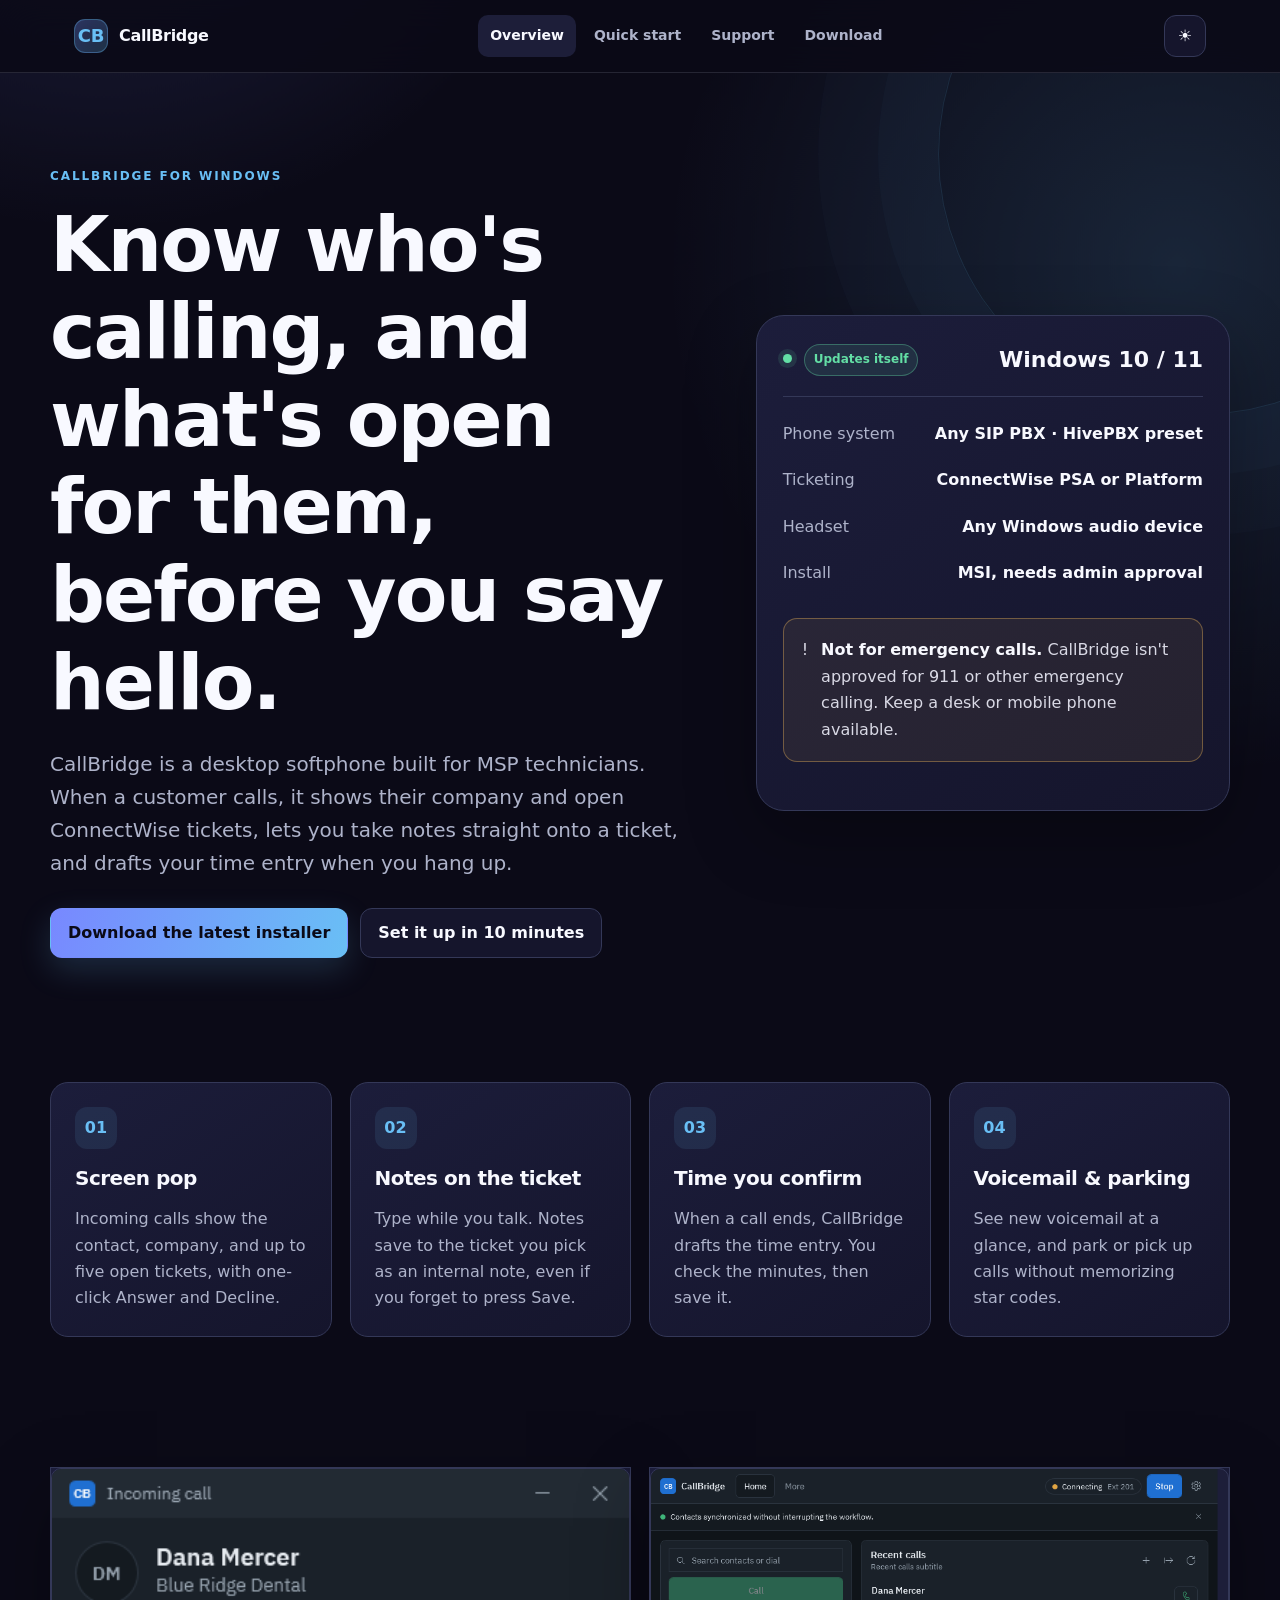
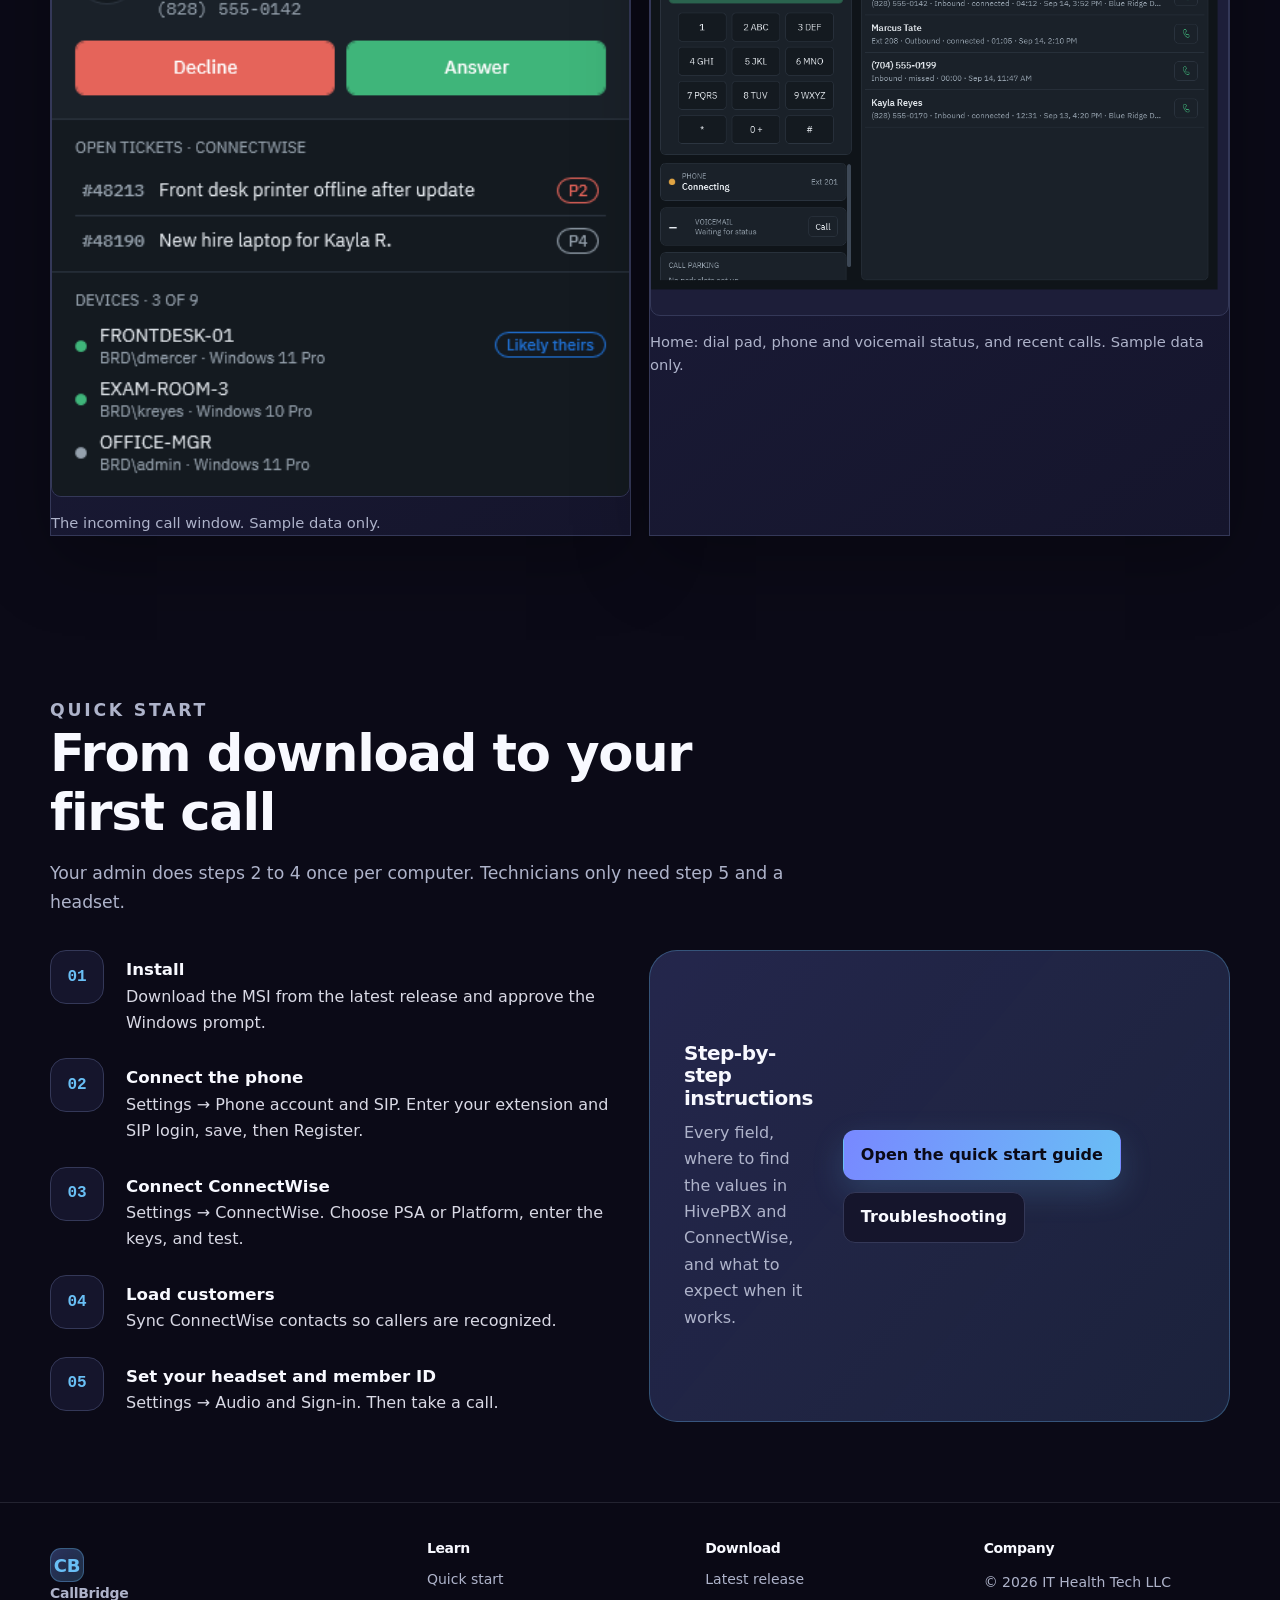
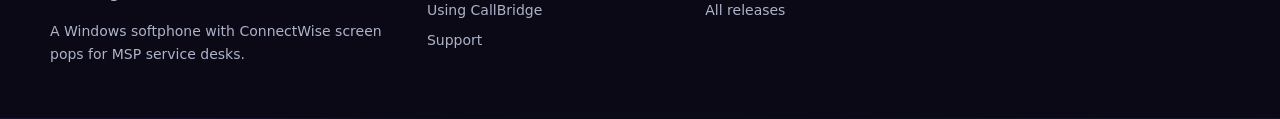
<file: pages/index.html>
<!doctype html>
<html lang="en">
<head>
  <meta charset="utf-8">
  <meta name="viewport" content="width=device-width, initial-scale=1">
  <meta name="description" content="CallBridge is a Windows softphone for MSP technicians that pops the caller's ConnectWise company and open tickets the moment the phone rings.">
  <meta name="theme-color" content="#0b0a17">
  <meta http-equiv="Content-Security-Policy" content="default-src 'self'; img-src 'self' data:; style-src 'self'; script-src 'self'; connect-src 'none'; object-src 'none'; base-uri 'self'; form-action 'none'">
  <title>CallBridge &middot; Softphone with ConnectWise screen pops</title>
  <link rel="icon" href="images/callbridge-mark.png">
  <link rel="stylesheet" href="assets/site.css">
  <script src="assets/site.js" defer></script>
</head>
<body>
  <a class="skip-link" href="#main">Skip to content</a>
  <header class="site-header">
    <div class="nav-shell">
      <a class="brand" href="index.html" aria-label="CallBridge documentation home">
        <span class="brand-mark" aria-hidden="true">CB</span>
        <span>CallBridge</span>
      </a>
      <nav class="site-nav" data-site-nav aria-label="Primary navigation">
        <a href="index.html" aria-current="page">Overview</a>
        <a href="guide.html">Quick start</a>
        <a href="support.html">Support</a>
        <a href="https://github.com/ithealthtech/CallBridge-Releases/releases/latest">Download</a>
      </nav>
      <div class="nav-actions">
        <button class="icon-button" type="button" data-doc-theme-toggle aria-label="Use light documentation theme">&#9728;</button>
        <button class="menu-button" type="button" data-menu-toggle aria-label="Open navigation" aria-expanded="false">&#9776;</button>
      </div>
    </div>
  </header>

  <main id="main">
    <section class="hero">
      <div class="container hero-grid">
        <div>
          <p class="eyebrow">CallBridge for Windows</p>
          <h1>Know who's calling, and what's open for them, before you say hello.</h1>
          <p class="hero-copy">CallBridge is a desktop softphone built for MSP technicians. When a customer calls, it shows their company and open ConnectWise tickets, lets you take notes straight onto a ticket, and drafts your time entry when you hang up.</p>
          <div class="button-row">
            <a class="button button-primary" href="https://github.com/ithealthtech/CallBridge-Releases/releases/latest">Download the latest installer</a>
            <a class="button" href="guide.html">Set it up in 10 minutes</a>
          </div>
        </div>
        <aside class="hero-panel" aria-label="What you need">
          <div class="release-line">
            <div>
              <span class="status-dot" aria-hidden="true"></span>
              <span class="badge badge-success">Updates itself</span>
            </div>
            <strong>Windows 10 / 11</strong>
          </div>
          <dl class="meta-list">
            <div class="meta-row"><dt>Phone system</dt><dd>Any SIP PBX &middot; HivePBX preset</dd></div>
            <div class="meta-row"><dt>Ticketing</dt><dd>ConnectWise PSA or Platform</dd></div>
            <div class="meta-row"><dt>Headset</dt><dd>Any Windows audio device</dd></div>
            <div class="meta-row"><dt>Install</dt><dd>MSI, needs admin approval</dd></div>
          </dl>
          <div class="notice notice-warning">
            <span aria-hidden="true">!</span>
            <p><strong>Not for emergency calls.</strong> CallBridge isn't approved for 911 or other emergency calling. Keep a desk or mobile phone available.</p>
          </div>
        </aside>
      </div>
    </section>

    <section class="section-compact">
      <div class="container grid-4" aria-label="Highlights">
        <article class="card">
          <div class="card-icon" aria-hidden="true">01</div>
          <h3>Screen pop</h3>
          <p>Incoming calls show the contact, company, and up to five open tickets, with one-click Answer and Decline.</p>
        </article>
        <article class="card">
          <div class="card-icon" aria-hidden="true">02</div>
          <h3>Notes on the ticket</h3>
          <p>Type while you talk. Notes save to the ticket you pick as an internal note, even if you forget to press Save.</p>
        </article>
        <article class="card">
          <div class="card-icon" aria-hidden="true">03</div>
          <h3>Time you confirm</h3>
          <p>When a call ends, CallBridge drafts the time entry. You check the minutes, then save it.</p>
        </article>
        <article class="card">
          <div class="card-icon" aria-hidden="true">04</div>
          <h3>Voicemail &amp; parking</h3>
          <p>See new voicemail at a glance, and park or pick up calls without memorizing star codes.</p>
        </article>
      </div>
    </section>

    <section class="section">
      <div class="container grid-2">
        <figure class="panel">
          <img src="images/screen-pop.png" alt="CallBridge incoming call window showing the caller, their company, and two open ConnectWise tickets" loading="lazy">
          <figcaption>The incoming call window. Sample data only.</figcaption>
        </figure>
        <figure class="panel">
          <img src="images/home.png" alt="CallBridge home screen with dial pad, phone status, voicemail card, and recent calls" loading="lazy">
          <figcaption>Home: dial pad, phone and voicemail status, and recent calls. Sample data only.</figcaption>
        </figure>
      </div>
    </section>

    <section class="section" id="quick-start">
      <div class="container">
        <div class="section-heading">
          <p class="section-kicker">Quick start</p>
          <h2>From download to your first call</h2>
          <p>Your admin does steps 2 to 4 once per computer. Technicians only need step 5 and a headset.</p>
        </div>
        <div class="grid-2">
          <ol class="step-list">
            <li><strong>Install</strong>Download the MSI from the latest release and approve the Windows prompt.</li>
            <li><strong>Connect the phone</strong>Settings &rarr; Phone account and SIP. Enter your extension and SIP login, save, then Register.</li>
            <li><strong>Connect ConnectWise</strong>Settings &rarr; ConnectWise. Choose PSA or Platform, enter the keys, and test.</li>
            <li><strong>Load customers</strong>Sync ConnectWise contacts so callers are recognized.</li>
            <li><strong>Set your headset and member ID</strong>Settings &rarr; Audio and Sign-in. Then take a call.</li>
          </ol>
          <div class="cta-panel">
            <div>
              <h3>Step-by-step instructions</h3>
              <p>Every field, where to find the values in HivePBX and ConnectWise, and what to expect when it works.</p>
            </div>
            <div class="button-row">
              <a class="button button-primary" href="guide.html">Open the quick start guide</a>
              <a class="button" href="support.html">Troubleshooting</a>
            </div>
          </div>
        </div>
      </div>
    </section>
  </main>

  <footer class="site-footer">
    <div class="container footer-grid">
      <div>
        <a class="brand" href="index.html"><span class="brand-mark" aria-hidden="true">CB</span><span>CallBridge</span></a>
        <p class="footer-note">A Windows softphone with ConnectWise screen pops for MSP service desks.</p>
      </div>
      <div><h3>Learn</h3><a href="guide.html">Quick start</a><a href="guide.html#features">Using CallBridge</a><a href="support.html">Support</a></div>
      <div><h3>Download</h3><a href="https://github.com/ithealthtech/CallBridge-Releases/releases/latest">Latest release</a><a href="https://github.com/ithealthtech/CallBridge-Releases/releases">All releases</a></div>
      <div><h3>Company</h3><p class="footer-note">&copy; <span data-current-year></span> IT Health Tech LLC</p></div>
    </div>
  </footer>

  <div class="sr-only" aria-live="polite" data-live-region></div>
</body>
</html>
</file>
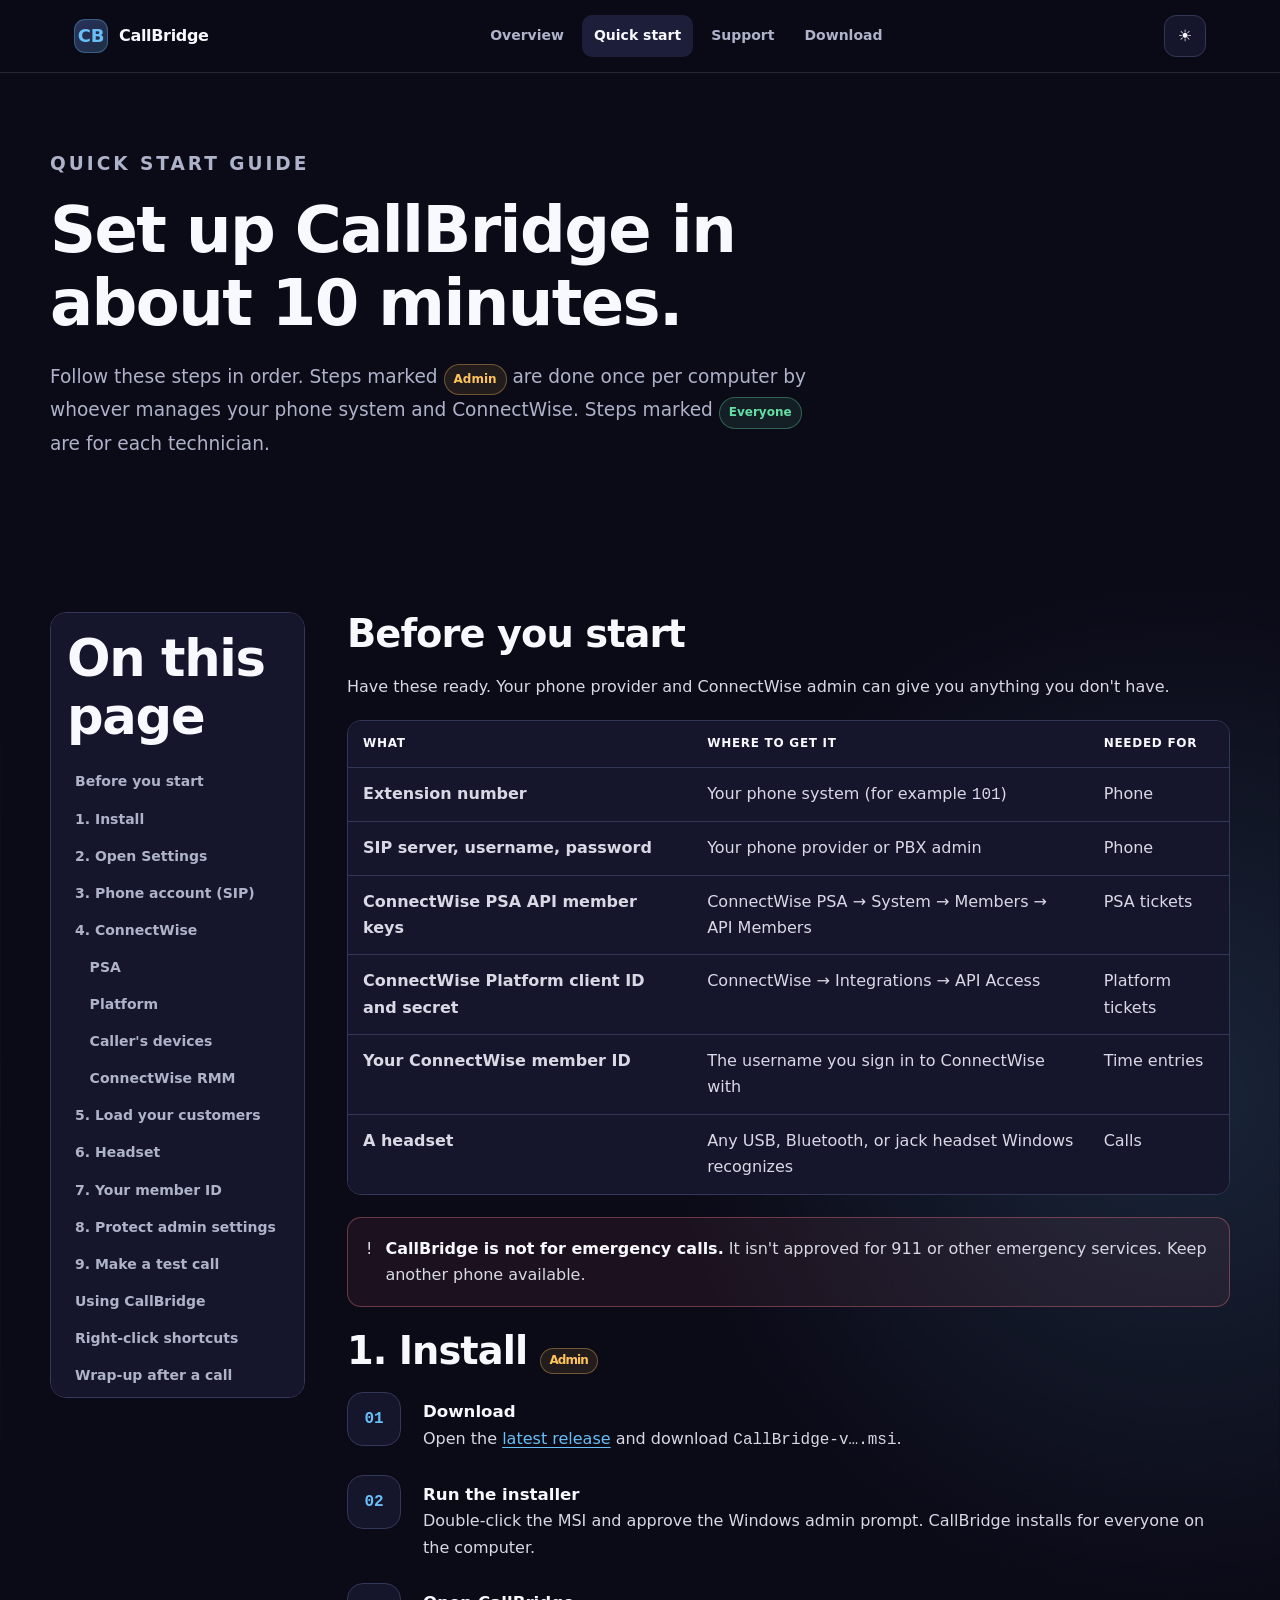
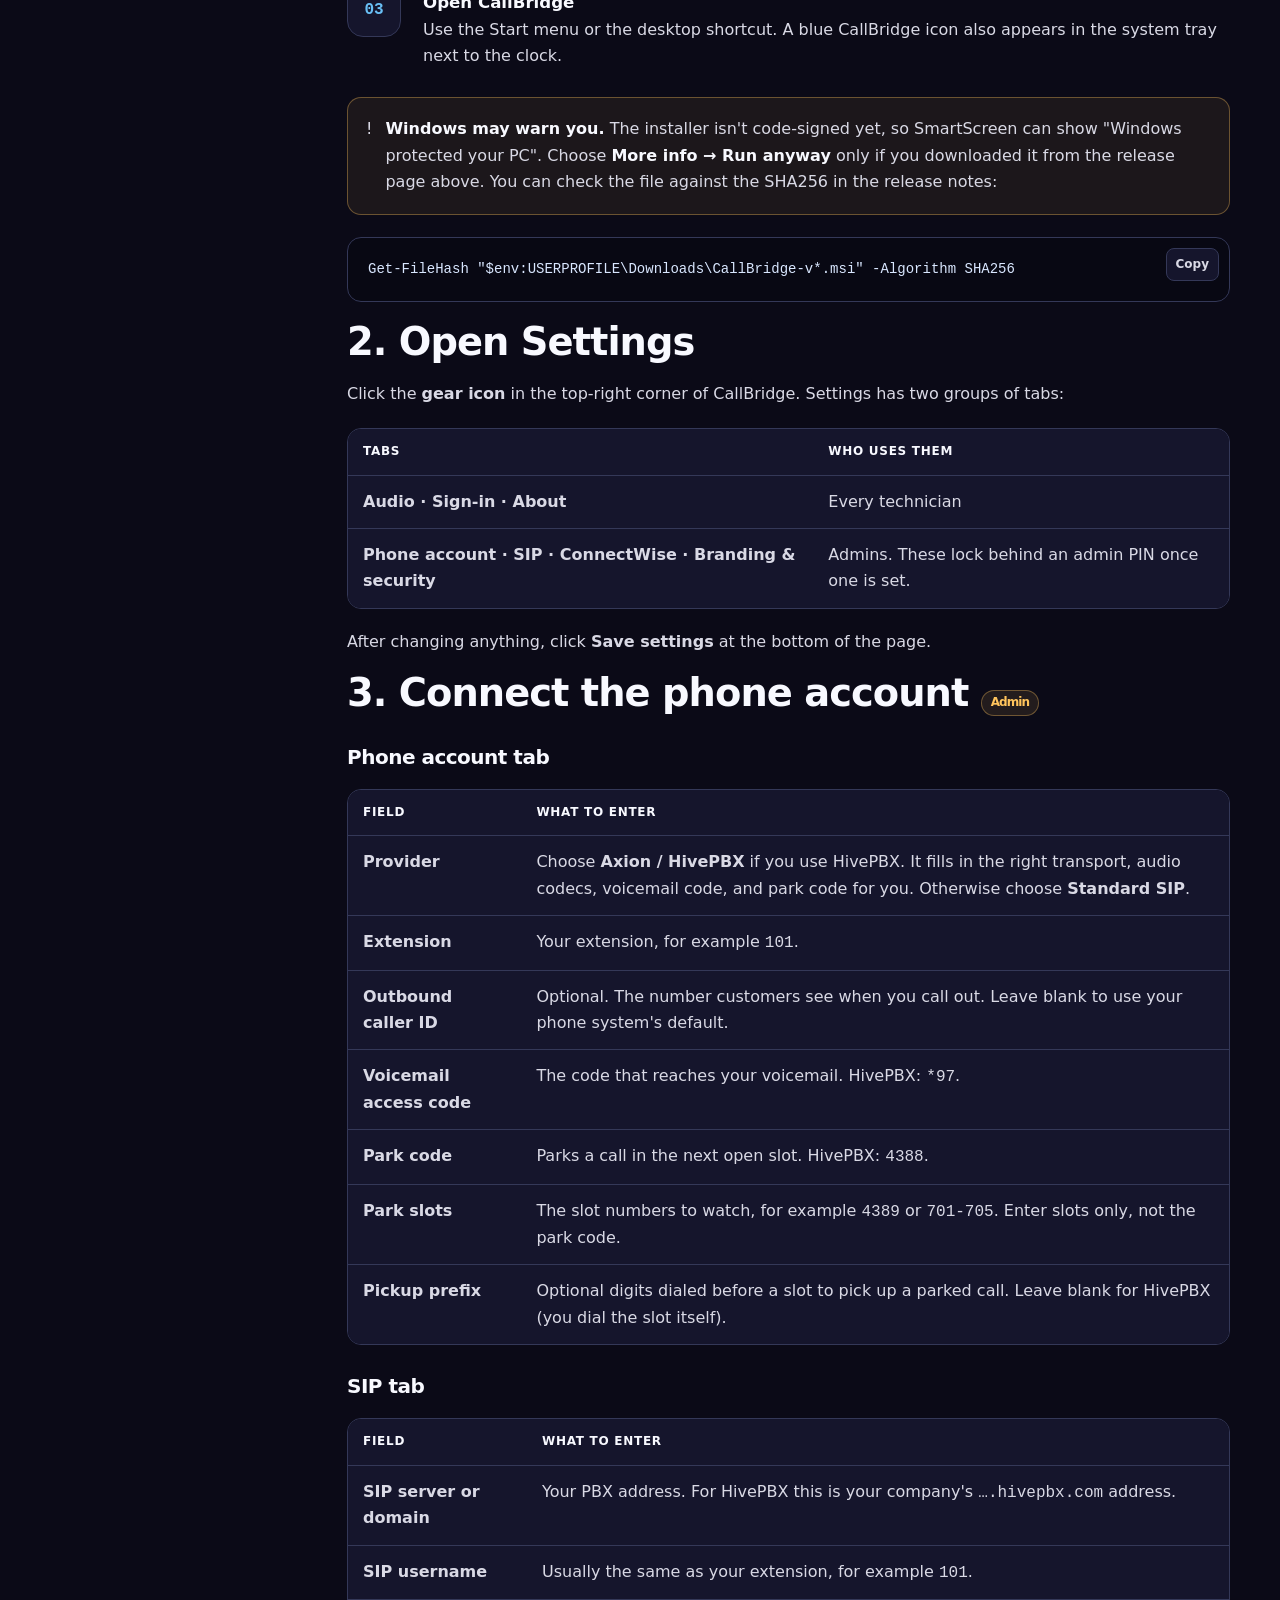
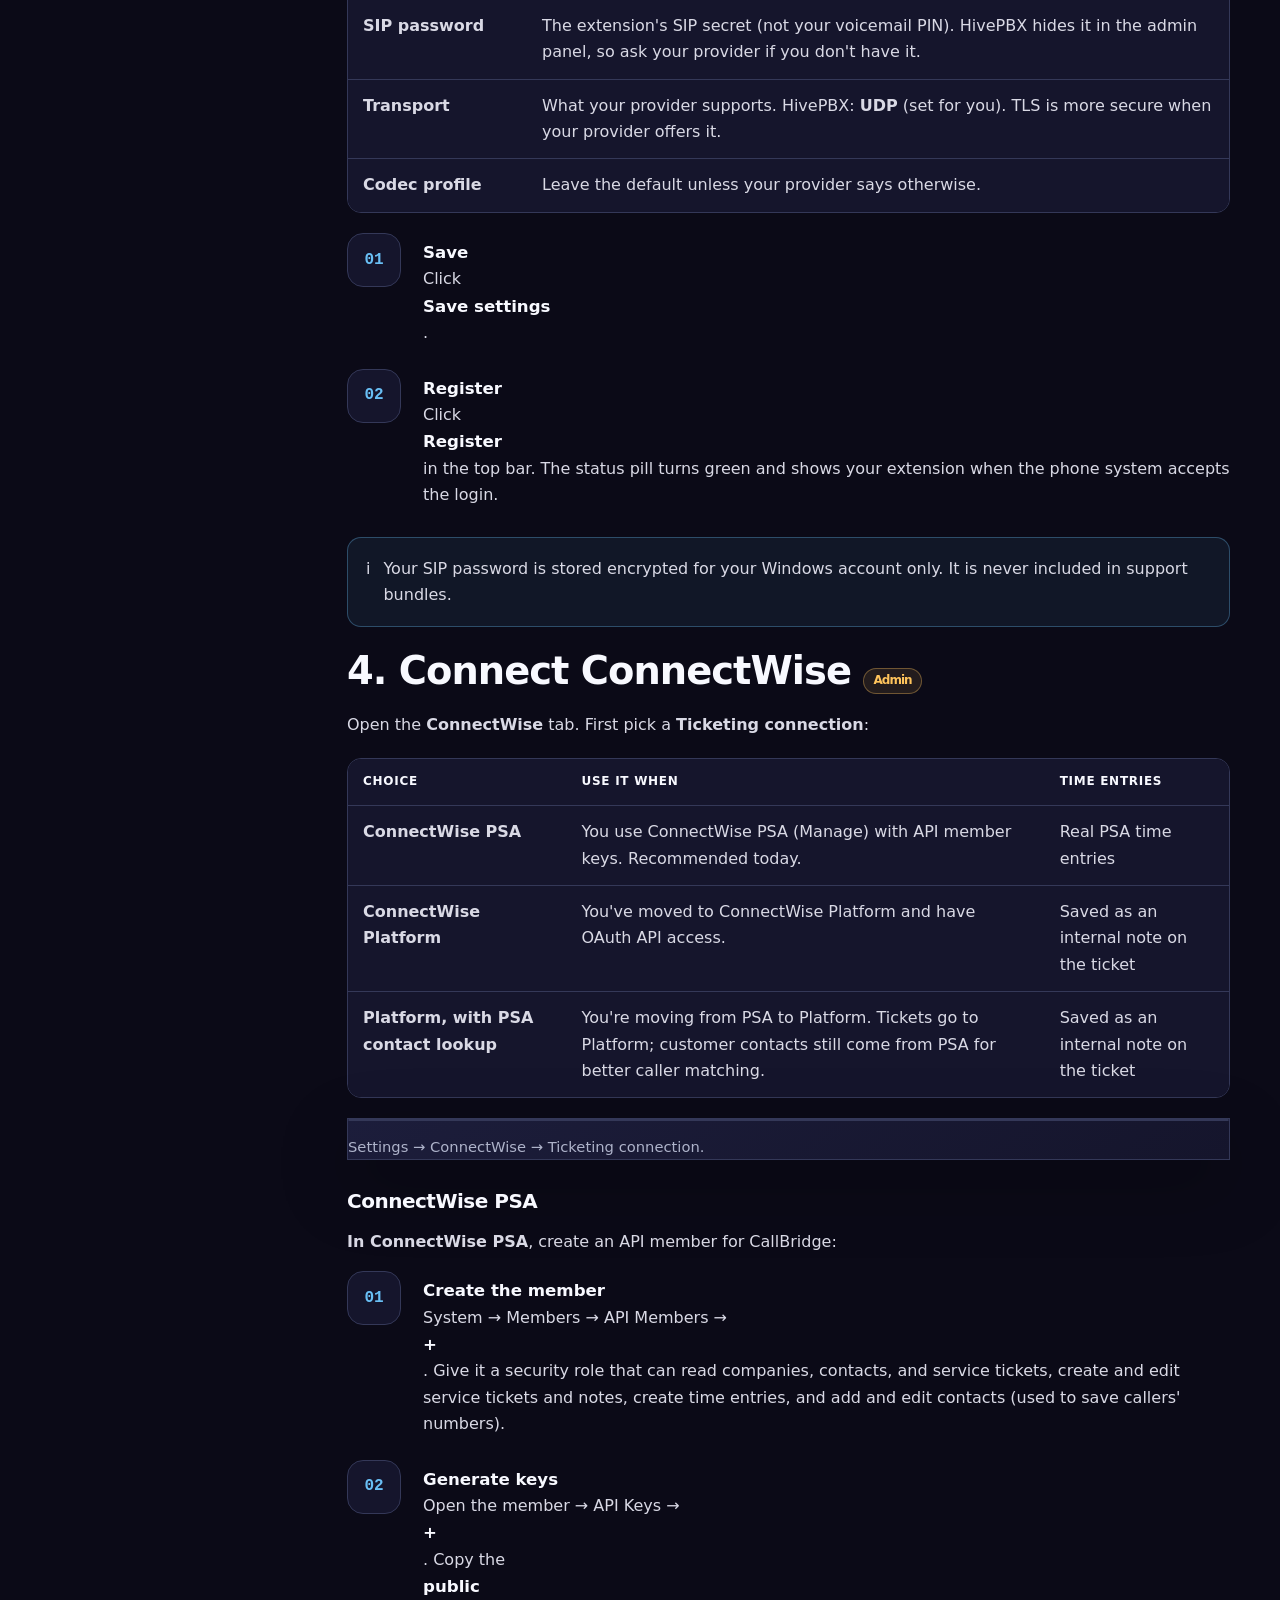
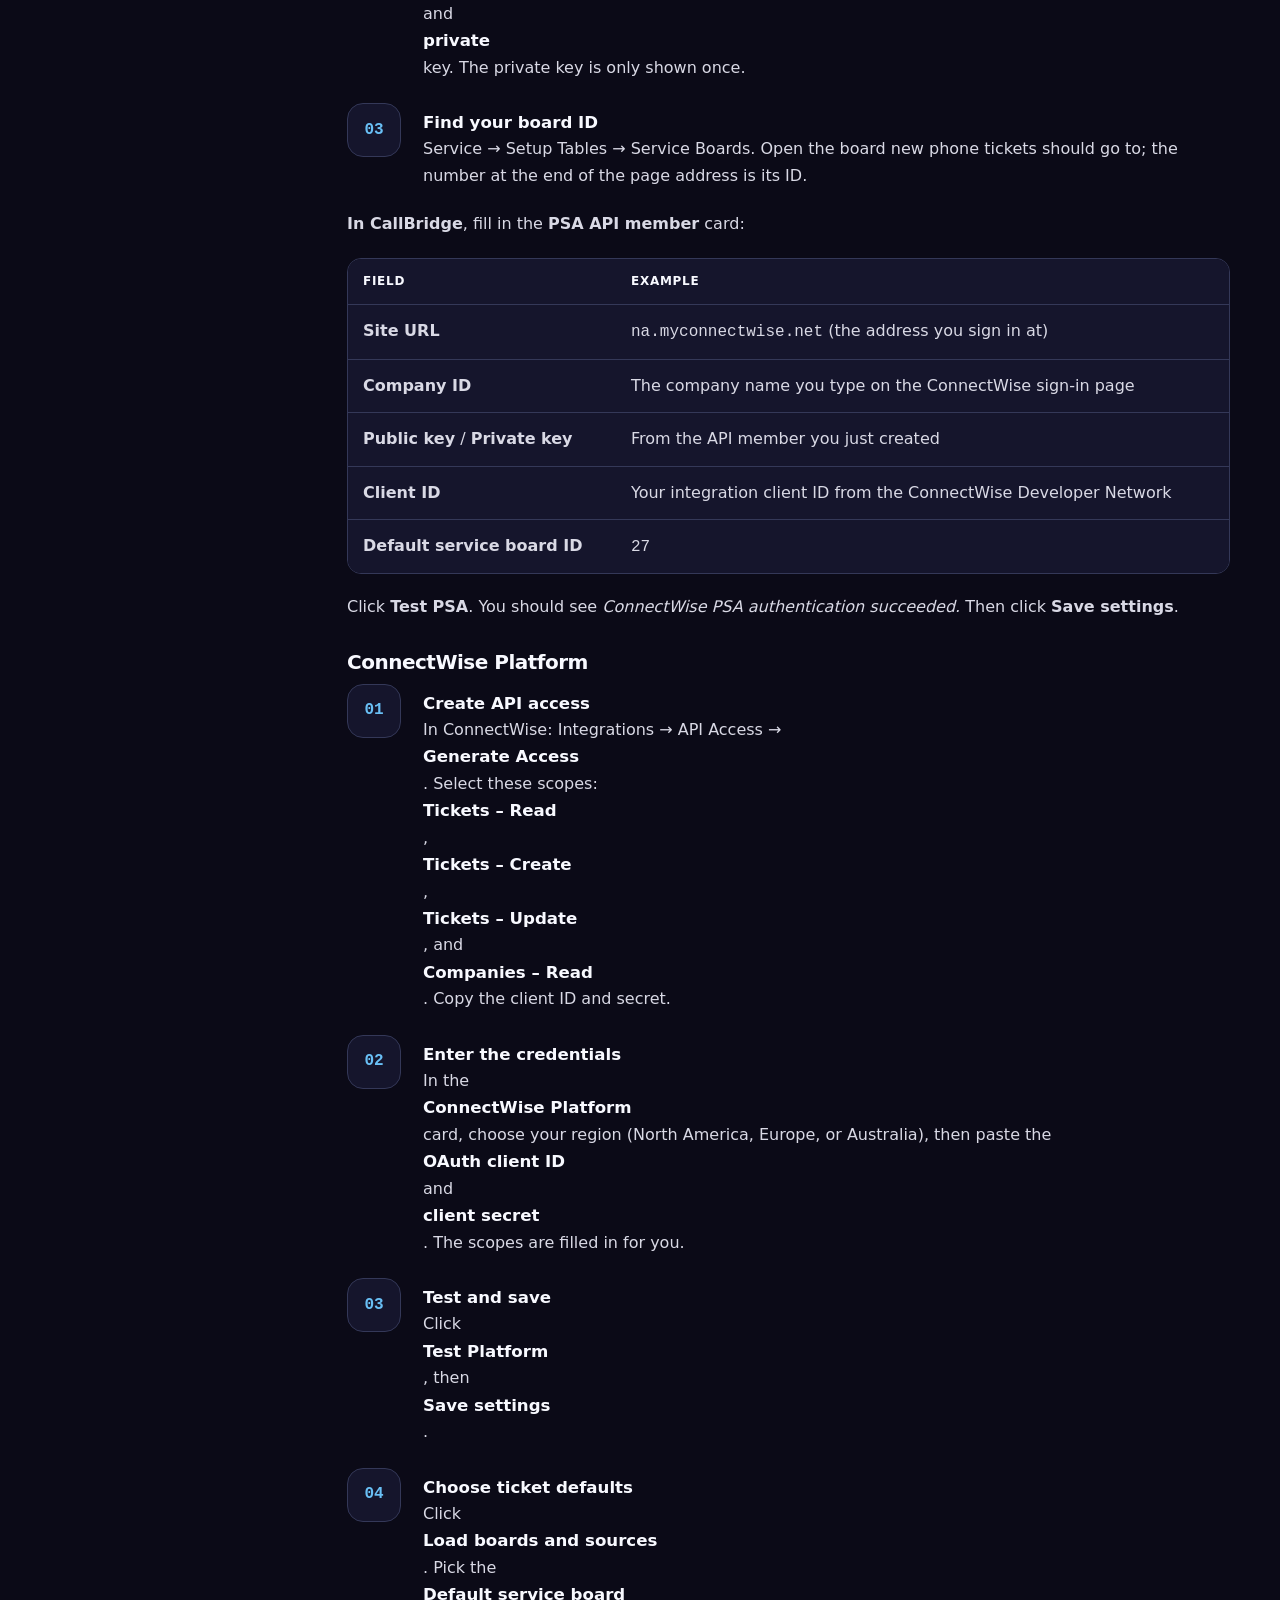
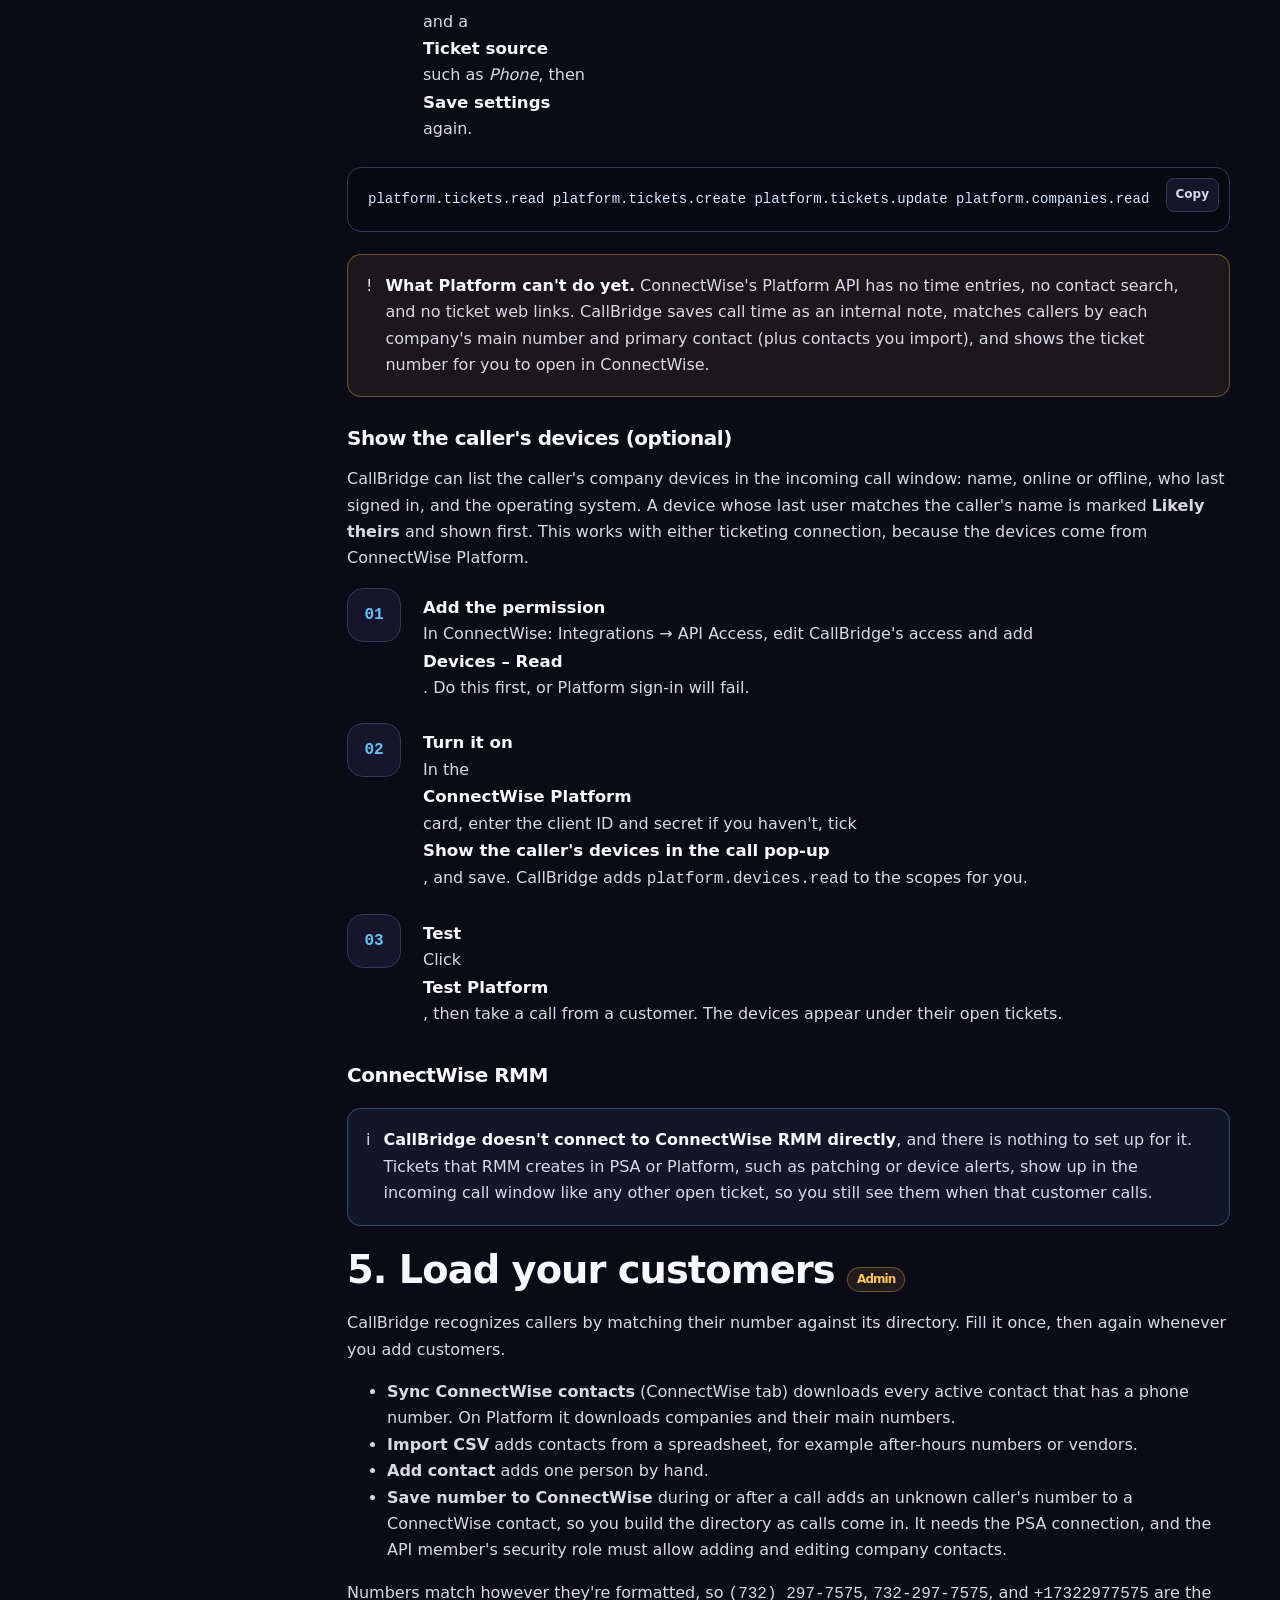
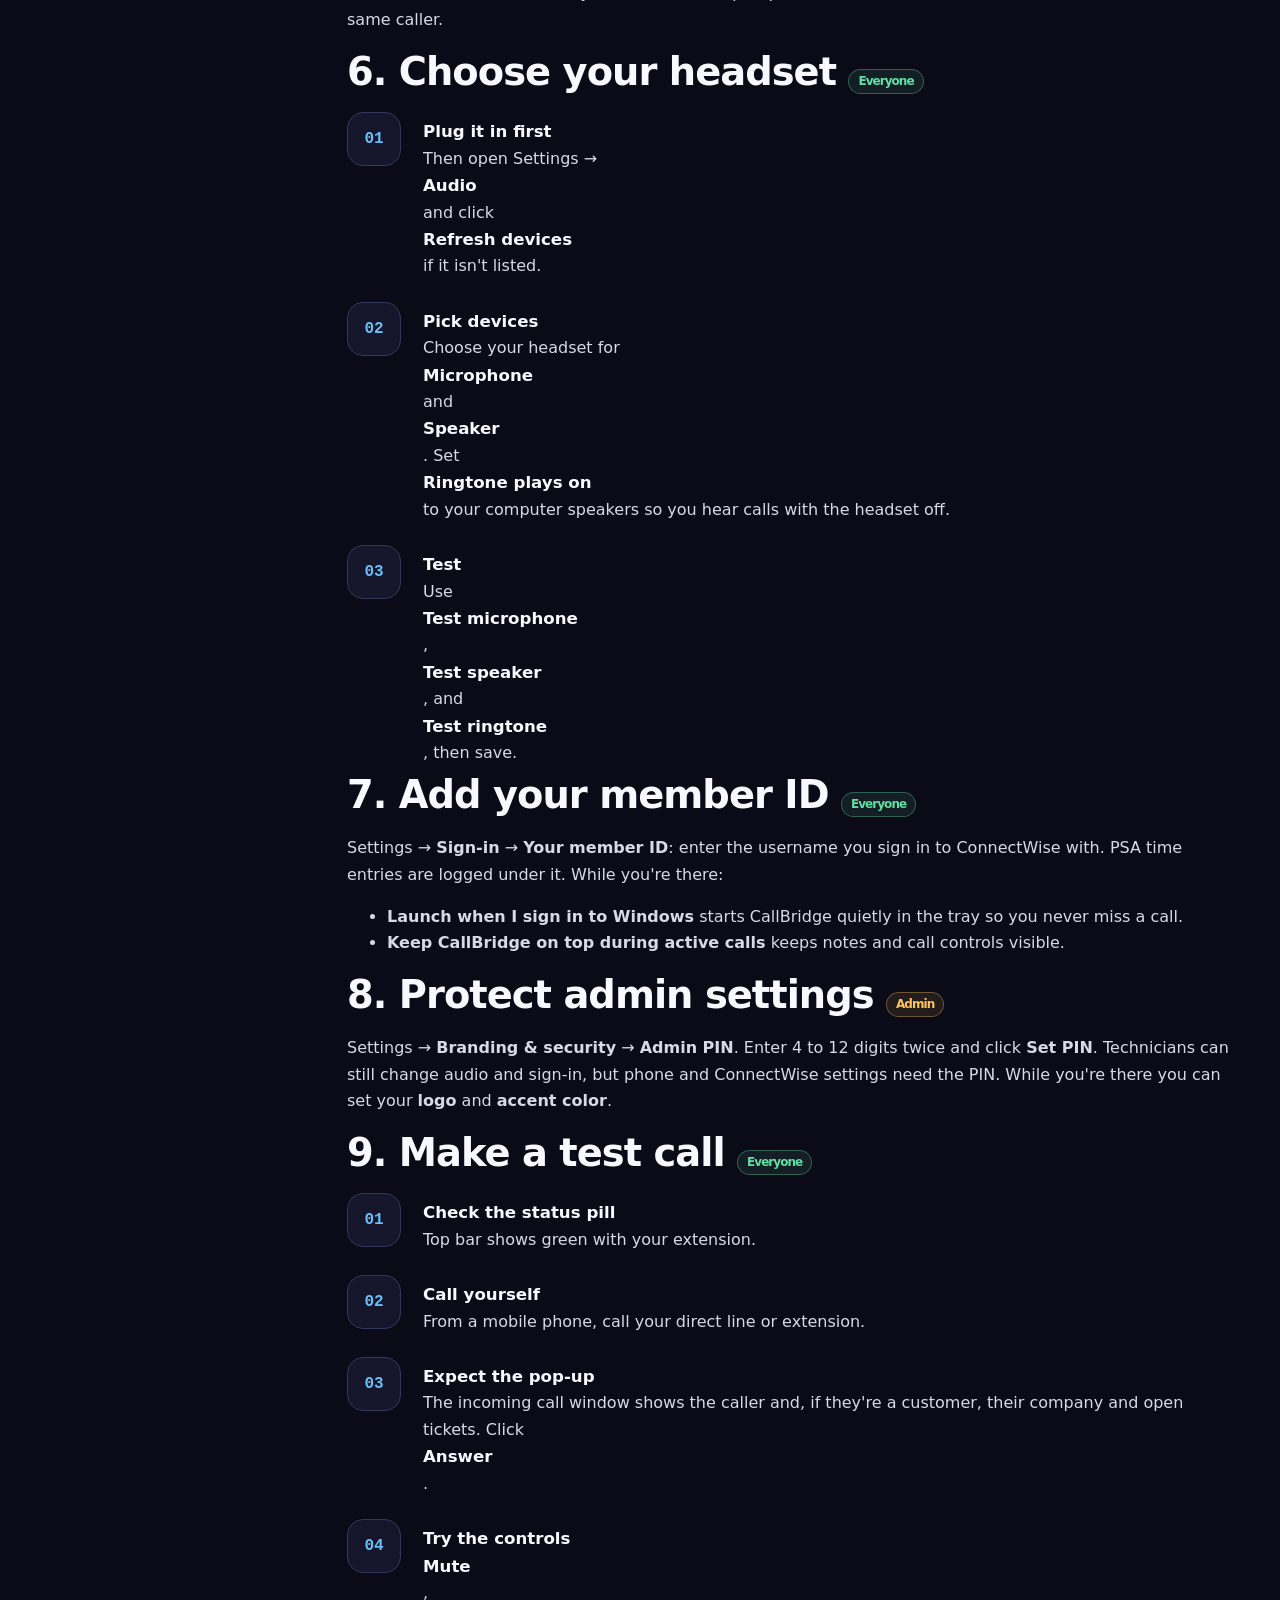
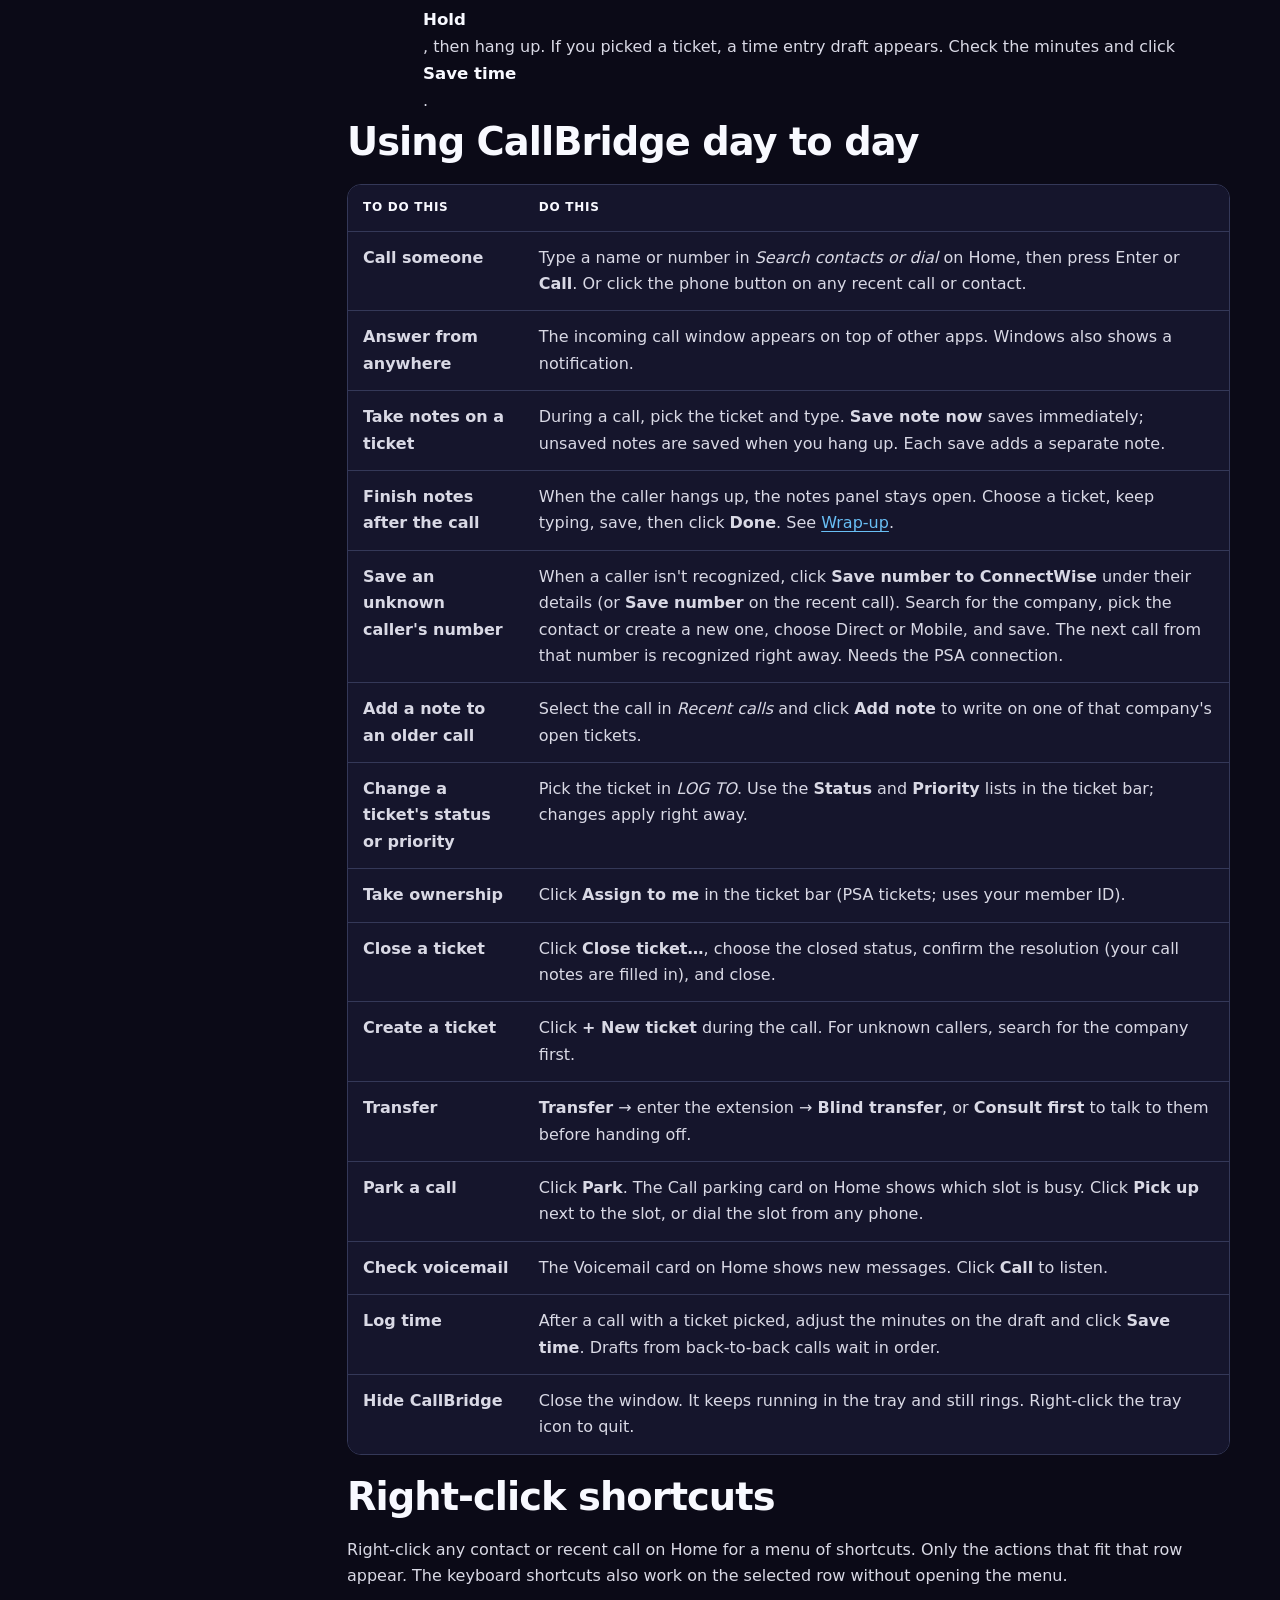
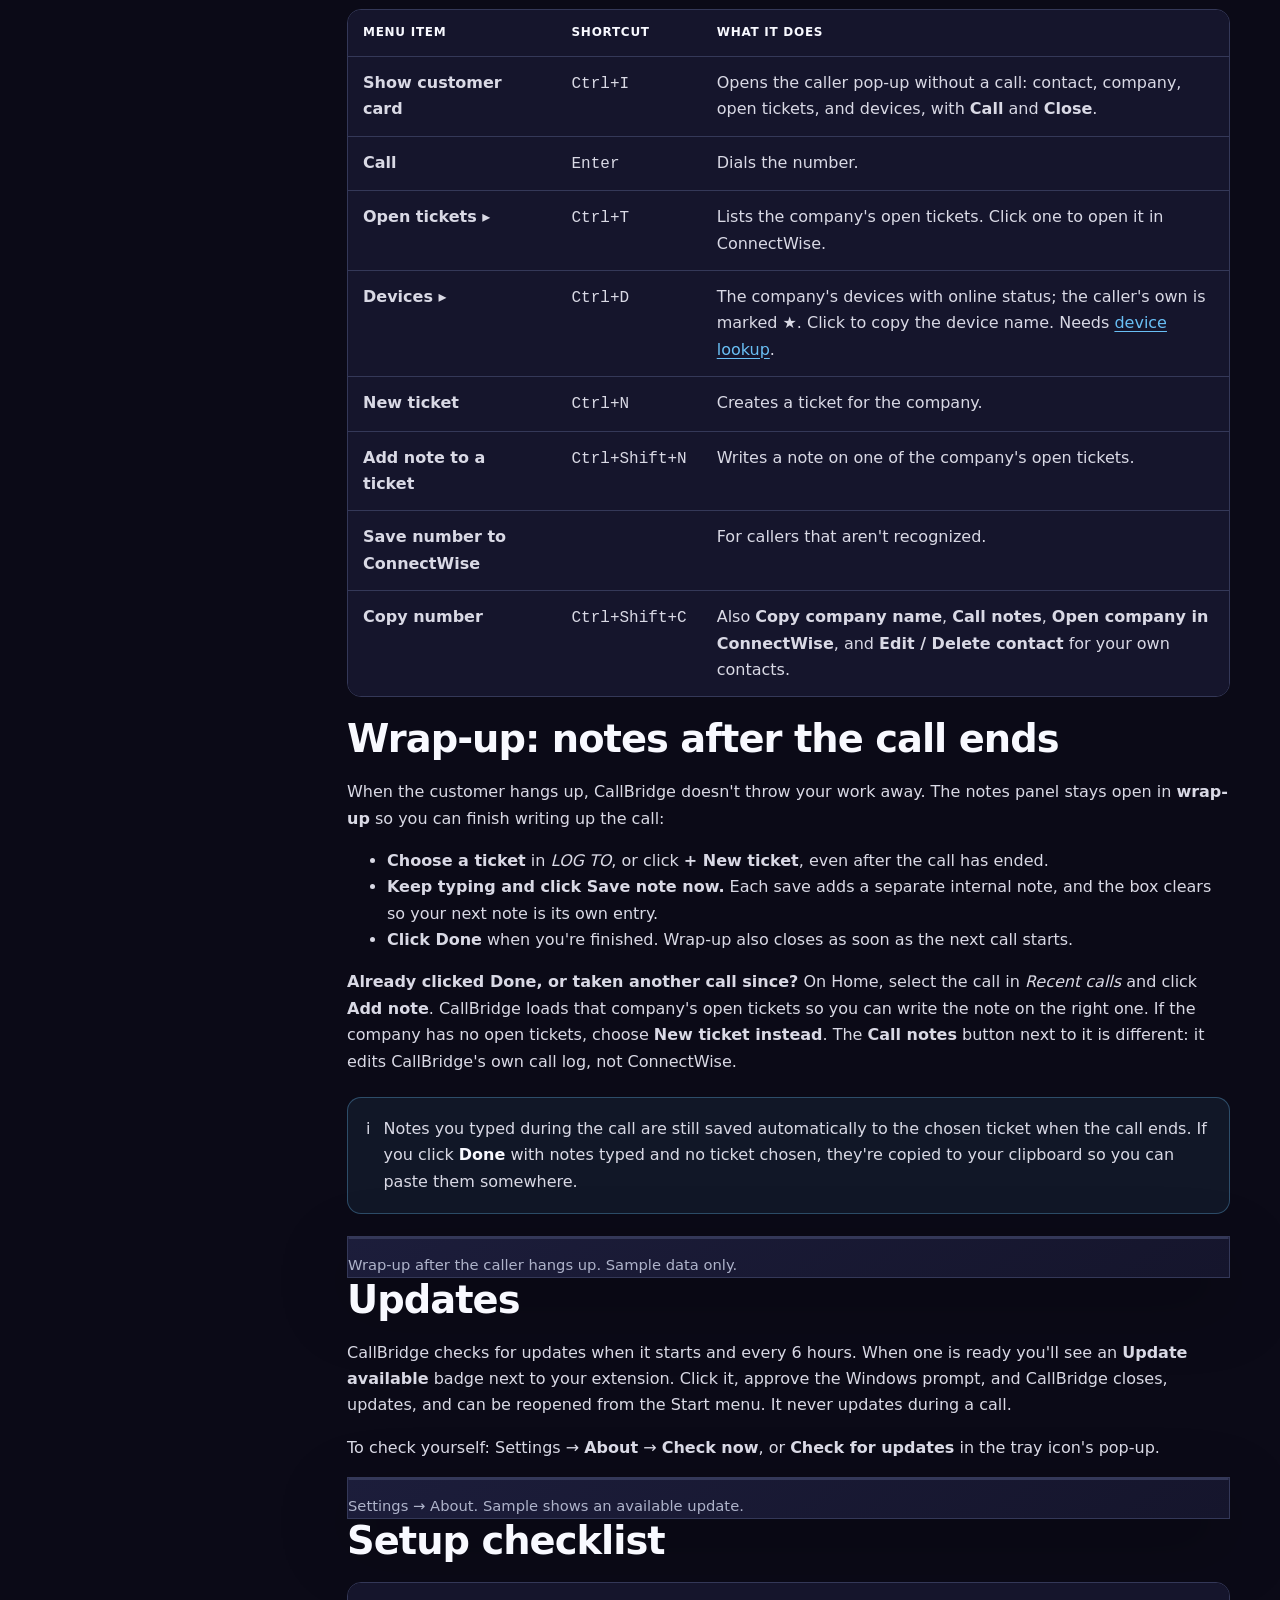
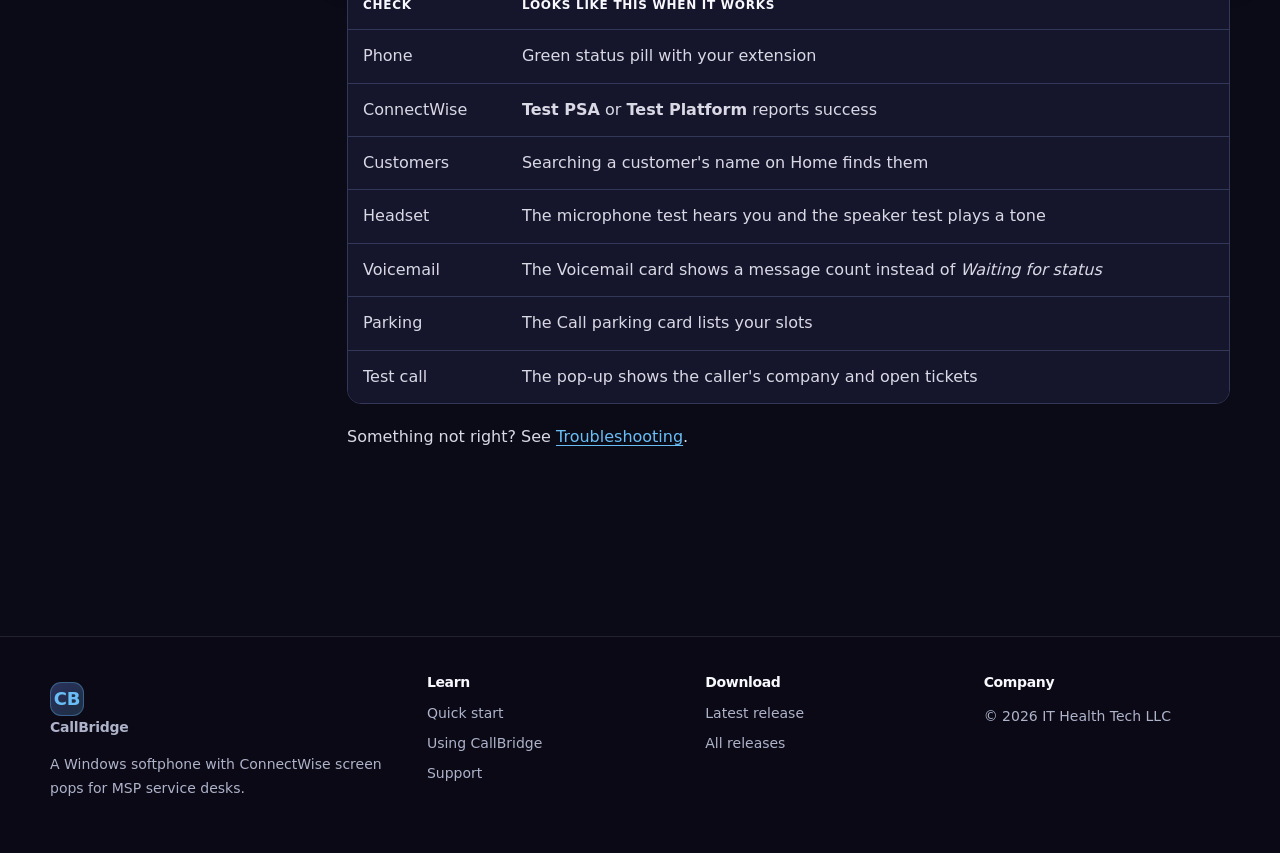
<file: pages/guide.html>
<!doctype html>
<html lang="en">
<head>
  <meta charset="utf-8">
  <meta name="viewport" content="width=device-width, initial-scale=1">
  <meta name="description" content="Set up CallBridge step by step: install, connect your SIP phone account, connect ConnectWise PSA or Platform, load customers, choose your headset, and start taking calls.">
  <meta name="theme-color" content="#0b0a17">
  <meta http-equiv="Content-Security-Policy" content="default-src 'self'; img-src 'self' data:; style-src 'self'; script-src 'self'; connect-src 'none'; object-src 'none'; base-uri 'self'; form-action 'none'">
  <title>Quick start guide &middot; CallBridge</title>
  <link rel="icon" href="images/callbridge-mark.png">
  <link rel="stylesheet" href="assets/site.css">
  <script src="assets/site.js" defer></script>
</head>
<body>
  <a class="skip-link" href="#main">Skip to content</a>
  <header class="site-header">
    <div class="nav-shell">
      <a class="brand" href="index.html" aria-label="CallBridge documentation home">
        <span class="brand-mark" aria-hidden="true">CB</span>
        <span>CallBridge</span>
      </a>
      <nav class="site-nav" data-site-nav aria-label="Primary navigation">
        <a href="index.html">Overview</a>
        <a href="guide.html" aria-current="page">Quick start</a>
        <a href="support.html">Support</a>
        <a href="https://github.com/ithealthtech/CallBridge-Releases/releases/latest">Download</a>
      </nav>
      <div class="nav-actions">
        <button class="icon-button" type="button" data-doc-theme-toggle aria-label="Use light documentation theme">&#9728;</button>
        <button class="menu-button" type="button" data-menu-toggle aria-label="Open navigation" aria-expanded="false">&#9776;</button>
      </div>
    </div>
  </header>

  <main id="main">
    <section class="page-hero">
      <div class="container">
        <p class="eyebrow">Quick start guide</p>
        <h1>Set up CallBridge in about 10 minutes.</h1>
        <p class="hero-copy">Follow these steps in order. Steps marked <span class="badge badge-warning">Admin</span> are done once per computer by whoever manages your phone system and ConnectWise. Steps marked <span class="badge badge-success">Everyone</span> are for each technician.</p>
      </div>
    </section>

    <section class="section">
      <div class="container docs-layout">
        <nav class="toc" aria-label="On this page">
          <h2>On this page</h2>
          <a href="#before">Before you start</a>
          <a href="#install">1. Install</a>
          <a href="#settings">2. Open Settings</a>
          <a href="#phone">3. Phone account (SIP)</a>
          <a href="#connectwise">4. ConnectWise</a>
          <a href="#psa">&nbsp;&nbsp;&nbsp;PSA</a>
          <a href="#platform">&nbsp;&nbsp;&nbsp;Platform</a>
          <a href="#devices">&nbsp;&nbsp;&nbsp;Caller's devices</a>
          <a href="#rmm">&nbsp;&nbsp;&nbsp;ConnectWise RMM</a>
          <a href="#directory">5. Load your customers</a>
          <a href="#audio">6. Headset</a>
          <a href="#signin">7. Your member ID</a>
          <a href="#pin">8. Protect admin settings</a>
          <a href="#first-call">9. Make a test call</a>
          <a href="#features">Using CallBridge</a>
          <a href="#shortcuts">Right-click shortcuts</a>
          <a href="#wrap-up">Wrap-up after a call</a>
          <a href="#updates">Updates</a>
          <a href="#checklist">Setup checklist</a>
        </nav>

        <div class="docs-content">
          <h2 id="before">Before you start</h2>
          <p>Have these ready. Your phone provider and ConnectWise admin can give you anything you don't have.</p>
          <div class="table-wrap">
            <table>
              <thead><tr><th>What</th><th>Where to get it</th><th>Needed for</th></tr></thead>
              <tbody>
                <tr><td><strong>Extension number</strong></td><td>Your phone system (for example <code>101</code>)</td><td>Phone</td></tr>
                <tr><td><strong>SIP server, username, password</strong></td><td>Your phone provider or PBX admin</td><td>Phone</td></tr>
                <tr><td><strong>ConnectWise PSA API member keys</strong></td><td>ConnectWise PSA &rarr; System &rarr; Members &rarr; API Members</td><td>PSA tickets</td></tr>
                <tr><td><strong>ConnectWise Platform client ID and secret</strong></td><td>ConnectWise &rarr; Integrations &rarr; API Access</td><td>Platform tickets</td></tr>
                <tr><td><strong>Your ConnectWise member ID</strong></td><td>The username you sign in to ConnectWise with</td><td>Time entries</td></tr>
                <tr><td><strong>A headset</strong></td><td>Any USB, Bluetooth, or jack headset Windows recognizes</td><td>Calls</td></tr>
              </tbody>
            </table>
          </div>
          <div class="notice notice-danger">
            <span aria-hidden="true">!</span>
            <p><strong>CallBridge is not for emergency calls.</strong> It isn't approved for 911 or other emergency services. Keep another phone available.</p>
          </div>

          <h2 id="install">1. Install <span class="badge badge-warning">Admin</span></h2>
          <ol class="step-list">
            <li><strong>Download</strong>Open the <a href="https://github.com/ithealthtech/CallBridge-Releases/releases/latest">latest release</a> and download <code>CallBridge-v&hellip;.msi</code>.</li>
            <li><strong>Run the installer</strong>Double-click the MSI and approve the Windows admin prompt. CallBridge installs for everyone on the computer.</li>
            <li><strong>Open CallBridge</strong>Use the Start menu or the desktop shortcut. A blue CallBridge icon also appears in the system tray next to the clock.</li>
          </ol>
          <div class="notice notice-warning">
            <span aria-hidden="true">!</span>
            <p><strong>Windows may warn you.</strong> The installer isn't code-signed yet, so SmartScreen can show "Windows protected your PC". Choose <strong>More info &rarr; Run anyway</strong> only if you downloaded it from the release page above. You can check the file against the SHA256 in the release notes:</p>
          </div>
          <div class="code-block">
            <button class="copy-button" type="button" data-copy-target="#verify-hash">Copy</button>
            <pre><code id="verify-hash">Get-FileHash "$env:USERPROFILE\Downloads\CallBridge-v*.msi" -Algorithm SHA256</code></pre>
          </div>

          <h2 id="settings">2. Open Settings</h2>
          <p>Click the <strong>gear icon</strong> in the top-right corner of CallBridge. Settings has two groups of tabs:</p>
          <div class="table-wrap">
            <table>
              <thead><tr><th>Tabs</th><th>Who uses them</th></tr></thead>
              <tbody>
                <tr><td><strong>Audio &middot; Sign-in &middot; About</strong></td><td>Every technician</td></tr>
                <tr><td><strong>Phone account &middot; SIP &middot; ConnectWise &middot; Branding &amp; security</strong></td><td>Admins. These lock behind an admin PIN once one is set.</td></tr>
              </tbody>
            </table>
          </div>
          <p>After changing anything, click <strong>Save settings</strong> at the bottom of the page.</p>

          <h2 id="phone">3. Connect the phone account <span class="badge badge-warning">Admin</span></h2>
          <h3>Phone account tab</h3>
          <div class="table-wrap">
            <table>
              <thead><tr><th>Field</th><th>What to enter</th></tr></thead>
              <tbody>
                <tr><td><strong>Provider</strong></td><td>Choose <strong>Axion / HivePBX</strong> if you use HivePBX. It fills in the right transport, audio codecs, voicemail code, and park code for you. Otherwise choose <strong>Standard SIP</strong>.</td></tr>
                <tr><td><strong>Extension</strong></td><td>Your extension, for example <code>101</code>.</td></tr>
                <tr><td><strong>Outbound caller ID</strong></td><td>Optional. The number customers see when you call out. Leave blank to use your phone system's default.</td></tr>
                <tr><td><strong>Voicemail access code</strong></td><td>The code that reaches your voicemail. HivePBX: <code>*97</code>.</td></tr>
                <tr><td><strong>Park code</strong></td><td>Parks a call in the next open slot. HivePBX: <code>4388</code>.</td></tr>
                <tr><td><strong>Park slots</strong></td><td>The slot numbers to watch, for example <code>4389</code> or <code>701-705</code>. Enter slots only, not the park code.</td></tr>
                <tr><td><strong>Pickup prefix</strong></td><td>Optional digits dialed before a slot to pick up a parked call. Leave blank for HivePBX (you dial the slot itself).</td></tr>
              </tbody>
            </table>
          </div>

          <h3>SIP tab</h3>
          <div class="table-wrap">
            <table>
              <thead><tr><th>Field</th><th>What to enter</th></tr></thead>
              <tbody>
                <tr><td><strong>SIP server or domain</strong></td><td>Your PBX address. For HivePBX this is your company's <code>&hellip;.hivepbx.com</code> address.</td></tr>
                <tr><td><strong>SIP username</strong></td><td>Usually the same as your extension, for example <code>101</code>.</td></tr>
                <tr><td><strong>SIP password</strong></td><td>The extension's SIP secret (not your voicemail PIN). HivePBX hides it in the admin panel, so ask your provider if you don't have it.</td></tr>
                <tr><td><strong>Transport</strong></td><td>What your provider supports. HivePBX: <strong>UDP</strong> (set for you). TLS is more secure when your provider offers it.</td></tr>
                <tr><td><strong>Codec profile</strong></td><td>Leave the default unless your provider says otherwise.</td></tr>
              </tbody>
            </table>
          </div>
          <ol class="step-list">
            <li><strong>Save</strong>Click <strong>Save settings</strong>.</li>
            <li><strong>Register</strong>Click <strong>Register</strong> in the top bar. The status pill turns green and shows your extension when the phone system accepts the login.</li>
          </ol>
          <div class="notice">
            <span aria-hidden="true">i</span>
            <p>Your SIP password is stored encrypted for your Windows account only. It is never included in support bundles.</p>
          </div>

          <h2 id="connectwise">4. Connect ConnectWise <span class="badge badge-warning">Admin</span></h2>
          <p>Open the <strong>ConnectWise</strong> tab. First pick a <strong>Ticketing connection</strong>:</p>
          <div class="table-wrap">
            <table>
              <thead><tr><th>Choice</th><th>Use it when</th><th>Time entries</th></tr></thead>
              <tbody>
                <tr><td><strong>ConnectWise PSA</strong></td><td>You use ConnectWise PSA (Manage) with API member keys. Recommended today.</td><td>Real PSA time entries</td></tr>
                <tr><td><strong>ConnectWise Platform</strong></td><td>You've moved to ConnectWise Platform and have OAuth API access.</td><td>Saved as an internal note on the ticket</td></tr>
                <tr><td><strong>Platform, with PSA contact lookup</strong></td><td>You're moving from PSA to Platform. Tickets go to Platform; customer contacts still come from PSA for better caller matching.</td><td>Saved as an internal note on the ticket</td></tr>
              </tbody>
            </table>
          </div>
          <figure class="panel">
            <img src="images/connectwise-settings.png" alt="CallBridge ConnectWise settings showing the Ticketing connection choice" loading="lazy">
            <figcaption>Settings &rarr; ConnectWise &rarr; Ticketing connection.</figcaption>
          </figure>

          <h3 id="psa">ConnectWise PSA</h3>
          <p><strong>In ConnectWise PSA</strong>, create an API member for CallBridge:</p>
          <ol class="step-list">
            <li><strong>Create the member</strong>System &rarr; Members &rarr; API Members &rarr; <strong>+</strong>. Give it a security role that can read companies, contacts, and service tickets, create and edit service tickets and notes, create time entries, and add and edit contacts (used to save callers' numbers).</li>
            <li><strong>Generate keys</strong>Open the member &rarr; API Keys &rarr; <strong>+</strong>. Copy the <strong>public</strong> and <strong>private</strong> key. The private key is only shown once.</li>
            <li><strong>Find your board ID</strong>Service &rarr; Setup Tables &rarr; Service Boards. Open the board new phone tickets should go to; the number at the end of the page address is its ID.</li>
          </ol>
          <p><strong>In CallBridge</strong>, fill in the <strong>PSA API member</strong> card:</p>
          <div class="table-wrap">
            <table>
              <thead><tr><th>Field</th><th>Example</th></tr></thead>
              <tbody>
                <tr><td><strong>Site URL</strong></td><td><code>na.myconnectwise.net</code> (the address you sign in at)</td></tr>
                <tr><td><strong>Company ID</strong></td><td>The company name you type on the ConnectWise sign-in page</td></tr>
                <tr><td><strong>Public key</strong> / <strong>Private key</strong></td><td>From the API member you just created</td></tr>
                <tr><td><strong>Client ID</strong></td><td>Your integration client ID from the ConnectWise Developer Network</td></tr>
                <tr><td><strong>Default service board ID</strong></td><td><code>27</code></td></tr>
              </tbody>
            </table>
          </div>
          <p>Click <strong>Test PSA</strong>. You should see <em>ConnectWise PSA authentication succeeded.</em> Then click <strong>Save settings</strong>.</p>

          <h3 id="platform">ConnectWise Platform</h3>
          <ol class="step-list">
            <li><strong>Create API access</strong>In ConnectWise: Integrations &rarr; API Access &rarr; <strong>Generate Access</strong>. Select these scopes: <strong>Tickets &ndash; Read</strong>, <strong>Tickets &ndash; Create</strong>, <strong>Tickets &ndash; Update</strong>, and <strong>Companies &ndash; Read</strong>. Copy the client ID and secret.</li>
            <li><strong>Enter the credentials</strong>In the <strong>ConnectWise Platform</strong> card, choose your region (North America, Europe, or Australia), then paste the <strong>OAuth client ID</strong> and <strong>client secret</strong>. The scopes are filled in for you.</li>
            <li><strong>Test and save</strong>Click <strong>Test Platform</strong>, then <strong>Save settings</strong>.</li>
            <li><strong>Choose ticket defaults</strong>Click <strong>Load boards and sources</strong>. Pick the <strong>Default service board</strong> and a <strong>Ticket source</strong> such as <em>Phone</em>, then <strong>Save settings</strong> again.</li>
          </ol>
          <div class="code-block">
            <button class="copy-button" type="button" data-copy-target="#platform-scopes">Copy</button>
            <pre><code id="platform-scopes">platform.tickets.read platform.tickets.create platform.tickets.update platform.companies.read</code></pre>
          </div>
          <div class="notice notice-warning">
            <span aria-hidden="true">!</span>
            <p><strong>What Platform can't do yet.</strong> ConnectWise's Platform API has no time entries, no contact search, and no ticket web links. CallBridge saves call time as an internal note, matches callers by each company's main number and primary contact (plus contacts you import), and shows the ticket number for you to open in ConnectWise.</p>
          </div>

          <h3 id="devices">Show the caller's devices (optional)</h3>
          <p>CallBridge can list the caller's company devices in the incoming call window: name, online or offline, who last signed in, and the operating system. A device whose last user matches the caller's name is marked <strong>Likely theirs</strong> and shown first. This works with either ticketing connection, because the devices come from ConnectWise Platform.</p>
          <ol class="step-list">
            <li><strong>Add the permission</strong>In ConnectWise: Integrations &rarr; API Access, edit CallBridge's access and add <strong>Devices &ndash; Read</strong>. Do this first, or Platform sign-in will fail.</li>
            <li><strong>Turn it on</strong>In the <strong>ConnectWise Platform</strong> card, enter the client ID and secret if you haven't, tick <strong>Show the caller's devices in the call pop-up</strong>, and save. CallBridge adds <code>platform.devices.read</code> to the scopes for you.</li>
            <li><strong>Test</strong>Click <strong>Test Platform</strong>, then take a call from a customer. The devices appear under their open tickets.</li>
          </ol>

          <h3 id="rmm">ConnectWise RMM</h3>
          <div class="notice">
            <span aria-hidden="true">i</span>
            <p><strong>CallBridge doesn't connect to ConnectWise RMM directly</strong>, and there is nothing to set up for it. Tickets that RMM creates in PSA or Platform, such as patching or device alerts, show up in the incoming call window like any other open ticket, so you still see them when that customer calls.</p>
          </div>

          <h2 id="directory">5. Load your customers <span class="badge badge-warning">Admin</span></h2>
          <p>CallBridge recognizes callers by matching their number against its directory. Fill it once, then again whenever you add customers.</p>
          <ul>
            <li><strong>Sync ConnectWise contacts</strong> (ConnectWise tab) downloads every active contact that has a phone number. On Platform it downloads companies and their main numbers.</li>
            <li><strong>Import CSV</strong> adds contacts from a spreadsheet, for example after-hours numbers or vendors.</li>
            <li><strong>Add contact</strong> adds one person by hand.</li>
            <li><strong>Save number to ConnectWise</strong> during or after a call adds an unknown caller's number to a ConnectWise contact, so you build the directory as calls come in. It needs the PSA connection, and the API member's security role must allow adding and editing company contacts.</li>
          </ul>
          <p>Numbers match however they're formatted, so <code>(732) 297-7575</code>, <code>732-297-7575</code>, and <code>+17322977575</code> are the same caller.</p>

          <h2 id="audio">6. Choose your headset <span class="badge badge-success">Everyone</span></h2>
          <ol class="step-list">
            <li><strong>Plug it in first</strong>Then open Settings &rarr; <strong>Audio</strong> and click <strong>Refresh devices</strong> if it isn't listed.</li>
            <li><strong>Pick devices</strong>Choose your headset for <strong>Microphone</strong> and <strong>Speaker</strong>. Set <strong>Ringtone plays on</strong> to your computer speakers so you hear calls with the headset off.</li>
            <li><strong>Test</strong>Use <strong>Test microphone</strong>, <strong>Test speaker</strong>, and <strong>Test ringtone</strong>, then save.</li>
          </ol>

          <h2 id="signin">7. Add your member ID <span class="badge badge-success">Everyone</span></h2>
          <p>Settings &rarr; <strong>Sign-in</strong> &rarr; <strong>Your member ID</strong>: enter the username you sign in to ConnectWise with. PSA time entries are logged under it. While you're there:</p>
          <ul>
            <li><strong>Launch when I sign in to Windows</strong> starts CallBridge quietly in the tray so you never miss a call.</li>
            <li><strong>Keep CallBridge on top during active calls</strong> keeps notes and call controls visible.</li>
          </ul>

          <h2 id="pin">8. Protect admin settings <span class="badge badge-warning">Admin</span></h2>
          <p>Settings &rarr; <strong>Branding &amp; security</strong> &rarr; <strong>Admin PIN</strong>. Enter 4 to 12 digits twice and click <strong>Set PIN</strong>. Technicians can still change audio and sign-in, but phone and ConnectWise settings need the PIN. While you're there you can set your <strong>logo</strong> and <strong>accent color</strong>.</p>

          <h2 id="first-call">9. Make a test call <span class="badge badge-success">Everyone</span></h2>
          <ol class="step-list">
            <li><strong>Check the status pill</strong>Top bar shows green with your extension.</li>
            <li><strong>Call yourself</strong>From a mobile phone, call your direct line or extension.</li>
            <li><strong>Expect the pop-up</strong>The incoming call window shows the caller and, if they're a customer, their company and open tickets. Click <strong>Answer</strong>.</li>
            <li><strong>Try the controls</strong><strong>Mute</strong>, <strong>Hold</strong>, then hang up. If you picked a ticket, a time entry draft appears. Check the minutes and click <strong>Save time</strong>.</li>
          </ol>

          <h2 id="features">Using CallBridge day to day</h2>
          <div class="table-wrap">
            <table>
              <thead><tr><th>To do this</th><th>Do this</th></tr></thead>
              <tbody>
                <tr><td><strong>Call someone</strong></td><td>Type a name or number in <em>Search contacts or dial</em> on Home, then press Enter or <strong>Call</strong>. Or click the phone button on any recent call or contact.</td></tr>
                <tr><td><strong>Answer from anywhere</strong></td><td>The incoming call window appears on top of other apps. Windows also shows a notification.</td></tr>
                <tr><td><strong>Take notes on a ticket</strong></td><td>During a call, pick the ticket and type. <strong>Save note now</strong> saves immediately; unsaved notes are saved when you hang up. Each save adds a separate note.</td></tr>
                <tr><td><strong>Finish notes after the call</strong></td><td>When the caller hangs up, the notes panel stays open. Choose a ticket, keep typing, save, then click <strong>Done</strong>. See <a href="#wrap-up">Wrap-up</a>.</td></tr>
                <tr><td><strong>Save an unknown caller's number</strong></td><td>When a caller isn't recognized, click <strong>Save number to ConnectWise</strong> under their details (or <strong>Save number</strong> on the recent call). Search for the company, pick the contact or create a new one, choose Direct or Mobile, and save. The next call from that number is recognized right away. Needs the PSA connection.</td></tr>
                <tr><td><strong>Add a note to an older call</strong></td><td>Select the call in <em>Recent calls</em> and click <strong>Add note</strong> to write on one of that company's open tickets.</td></tr>
                <tr><td><strong>Change a ticket's status or priority</strong></td><td>Pick the ticket in <em>LOG TO</em>. Use the <strong>Status</strong> and <strong>Priority</strong> lists in the ticket bar; changes apply right away.</td></tr>
                <tr><td><strong>Take ownership</strong></td><td>Click <strong>Assign to me</strong> in the ticket bar (PSA tickets; uses your member ID).</td></tr>
                <tr><td><strong>Close a ticket</strong></td><td>Click <strong>Close ticket&hellip;</strong>, choose the closed status, confirm the resolution (your call notes are filled in), and close.</td></tr>
                <tr><td><strong>Create a ticket</strong></td><td>Click <strong>+ New ticket</strong> during the call. For unknown callers, search for the company first.</td></tr>
                <tr><td><strong>Transfer</strong></td><td><strong>Transfer</strong> &rarr; enter the extension &rarr; <strong>Blind transfer</strong>, or <strong>Consult first</strong> to talk to them before handing off.</td></tr>
                <tr><td><strong>Park a call</strong></td><td>Click <strong>Park</strong>. The Call parking card on Home shows which slot is busy. Click <strong>Pick up</strong> next to the slot, or dial the slot from any phone.</td></tr>
                <tr><td><strong>Check voicemail</strong></td><td>The Voicemail card on Home shows new messages. Click <strong>Call</strong> to listen.</td></tr>
                <tr><td><strong>Log time</strong></td><td>After a call with a ticket picked, adjust the minutes on the draft and click <strong>Save time</strong>. Drafts from back-to-back calls wait in order.</td></tr>
                <tr><td><strong>Hide CallBridge</strong></td><td>Close the window. It keeps running in the tray and still rings. Right-click the tray icon to quit.</td></tr>
              </tbody>
            </table>
          </div>

          <h2 id="shortcuts">Right-click shortcuts</h2>
          <p>Right-click any contact or recent call on Home for a menu of shortcuts. Only the actions that fit that row appear. The keyboard shortcuts also work on the selected row without opening the menu.</p>
          <div class="table-wrap">
            <table>
              <thead><tr><th>Menu item</th><th>Shortcut</th><th>What it does</th></tr></thead>
              <tbody>
                <tr><td><strong>Show customer card</strong></td><td><code>Ctrl+I</code></td><td>Opens the caller pop-up without a call: contact, company, open tickets, and devices, with <strong>Call</strong> and <strong>Close</strong>.</td></tr>
                <tr><td><strong>Call</strong></td><td><code>Enter</code></td><td>Dials the number.</td></tr>
                <tr><td><strong>Open tickets &#9656;</strong></td><td><code>Ctrl+T</code></td><td>Lists the company's open tickets. Click one to open it in ConnectWise.</td></tr>
                <tr><td><strong>Devices &#9656;</strong></td><td><code>Ctrl+D</code></td><td>The company's devices with online status; the caller's own is marked &#9733;. Click to copy the device name. Needs <a href="#devices">device lookup</a>.</td></tr>
                <tr><td><strong>New ticket</strong></td><td><code>Ctrl+N</code></td><td>Creates a ticket for the company.</td></tr>
                <tr><td><strong>Add note to a ticket</strong></td><td><code>Ctrl+Shift+N</code></td><td>Writes a note on one of the company's open tickets.</td></tr>
                <tr><td><strong>Save number to ConnectWise</strong></td><td></td><td>For callers that aren't recognized.</td></tr>
                <tr><td><strong>Copy number</strong></td><td><code>Ctrl+Shift+C</code></td><td>Also <strong>Copy company name</strong>, <strong>Call notes</strong>, <strong>Open company in ConnectWise</strong>, and <strong>Edit / Delete contact</strong> for your own contacts.</td></tr>
              </tbody>
            </table>
          </div>

          <h2 id="wrap-up">Wrap-up: notes after the call ends</h2>
          <p>When the customer hangs up, CallBridge doesn't throw your work away. The notes panel stays open in <strong>wrap-up</strong> so you can finish writing up the call:</p>
          <ul>
            <li><strong>Choose a ticket</strong> in <em>LOG TO</em>, or click <strong>+ New ticket</strong>, even after the call has ended.</li>
            <li><strong>Keep typing and click Save note now.</strong> Each save adds a separate internal note, and the box clears so your next note is its own entry.</li>
            <li><strong>Click Done</strong> when you're finished. Wrap-up also closes as soon as the next call starts.</li>
          </ul>
          <p><strong>Already clicked Done, or taken another call since?</strong> On Home, select the call in <em>Recent calls</em> and click <strong>Add note</strong>. CallBridge loads that company's open tickets so you can write the note on the right one. If the company has no open tickets, choose <strong>New ticket instead</strong>. The <strong>Call notes</strong> button next to it is different: it edits CallBridge's own call log, not ConnectWise.</p>
          <div class="notice">
            <span aria-hidden="true">i</span>
            <p>Notes you typed during the call are still saved automatically to the chosen ticket when the call ends. If you click <strong>Done</strong> with notes typed and no ticket chosen, they're copied to your clipboard so you can paste them somewhere.</p>
          </div>
          <figure class="panel">
            <img src="images/wrap-up.png" alt="CallBridge after a call ends, showing the wrap-up banner, ticket picker, notes box, Done button, and Save note now button" loading="lazy">
            <figcaption>Wrap-up after the caller hangs up. Sample data only.</figcaption>
          </figure>

          <h2 id="updates">Updates</h2>
          <p>CallBridge checks for updates when it starts and every 6 hours. When one is ready you'll see an <strong>Update available</strong> badge next to your extension. Click it, approve the Windows prompt, and CallBridge closes, updates, and can be reopened from the Start menu. It never updates during a call.</p>
          <p>To check yourself: Settings &rarr; <strong>About</strong> &rarr; <strong>Check now</strong>, or <strong>Check for updates</strong> in the tray icon's pop-up.</p>
          <figure class="panel">
            <img src="images/about-updates.png" alt="CallBridge Settings About tab showing the installed version, last update check, and Install button" loading="lazy">
            <figcaption>Settings &rarr; About. Sample shows an available update.</figcaption>
          </figure>

          <h2 id="checklist">Setup checklist</h2>
          <div class="table-wrap">
            <table>
              <thead><tr><th>Check</th><th>Looks like this when it works</th></tr></thead>
              <tbody>
                <tr><td>Phone</td><td>Green status pill with your extension</td></tr>
                <tr><td>ConnectWise</td><td><strong>Test PSA</strong> or <strong>Test Platform</strong> reports success</td></tr>
                <tr><td>Customers</td><td>Searching a customer's name on Home finds them</td></tr>
                <tr><td>Headset</td><td>The microphone test hears you and the speaker test plays a tone</td></tr>
                <tr><td>Voicemail</td><td>The Voicemail card shows a message count instead of <em>Waiting for status</em></td></tr>
                <tr><td>Parking</td><td>The Call parking card lists your slots</td></tr>
                <tr><td>Test call</td><td>The pop-up shows the caller's company and open tickets</td></tr>
              </tbody>
            </table>
          </div>
          <p>Something not right? See <a href="support.html">Troubleshooting</a>.</p>
        </div>
      </div>
    </section>
  </main>

  <footer class="site-footer">
    <div class="container footer-grid">
      <div>
        <a class="brand" href="index.html"><span class="brand-mark" aria-hidden="true">CB</span><span>CallBridge</span></a>
        <p class="footer-note">A Windows softphone with ConnectWise screen pops for MSP service desks.</p>
      </div>
      <div><h3>Learn</h3><a href="guide.html">Quick start</a><a href="guide.html#features">Using CallBridge</a><a href="support.html">Support</a></div>
      <div><h3>Download</h3><a href="https://github.com/ithealthtech/CallBridge-Releases/releases/latest">Latest release</a><a href="https://github.com/ithealthtech/CallBridge-Releases/releases">All releases</a></div>
      <div><h3>Company</h3><p class="footer-note">&copy; <span data-current-year></span> IT Health Tech LLC</p></div>
    </div>
  </footer>

  <div class="sr-only" aria-live="polite" data-live-region></div>
</body>
</html>
</file>
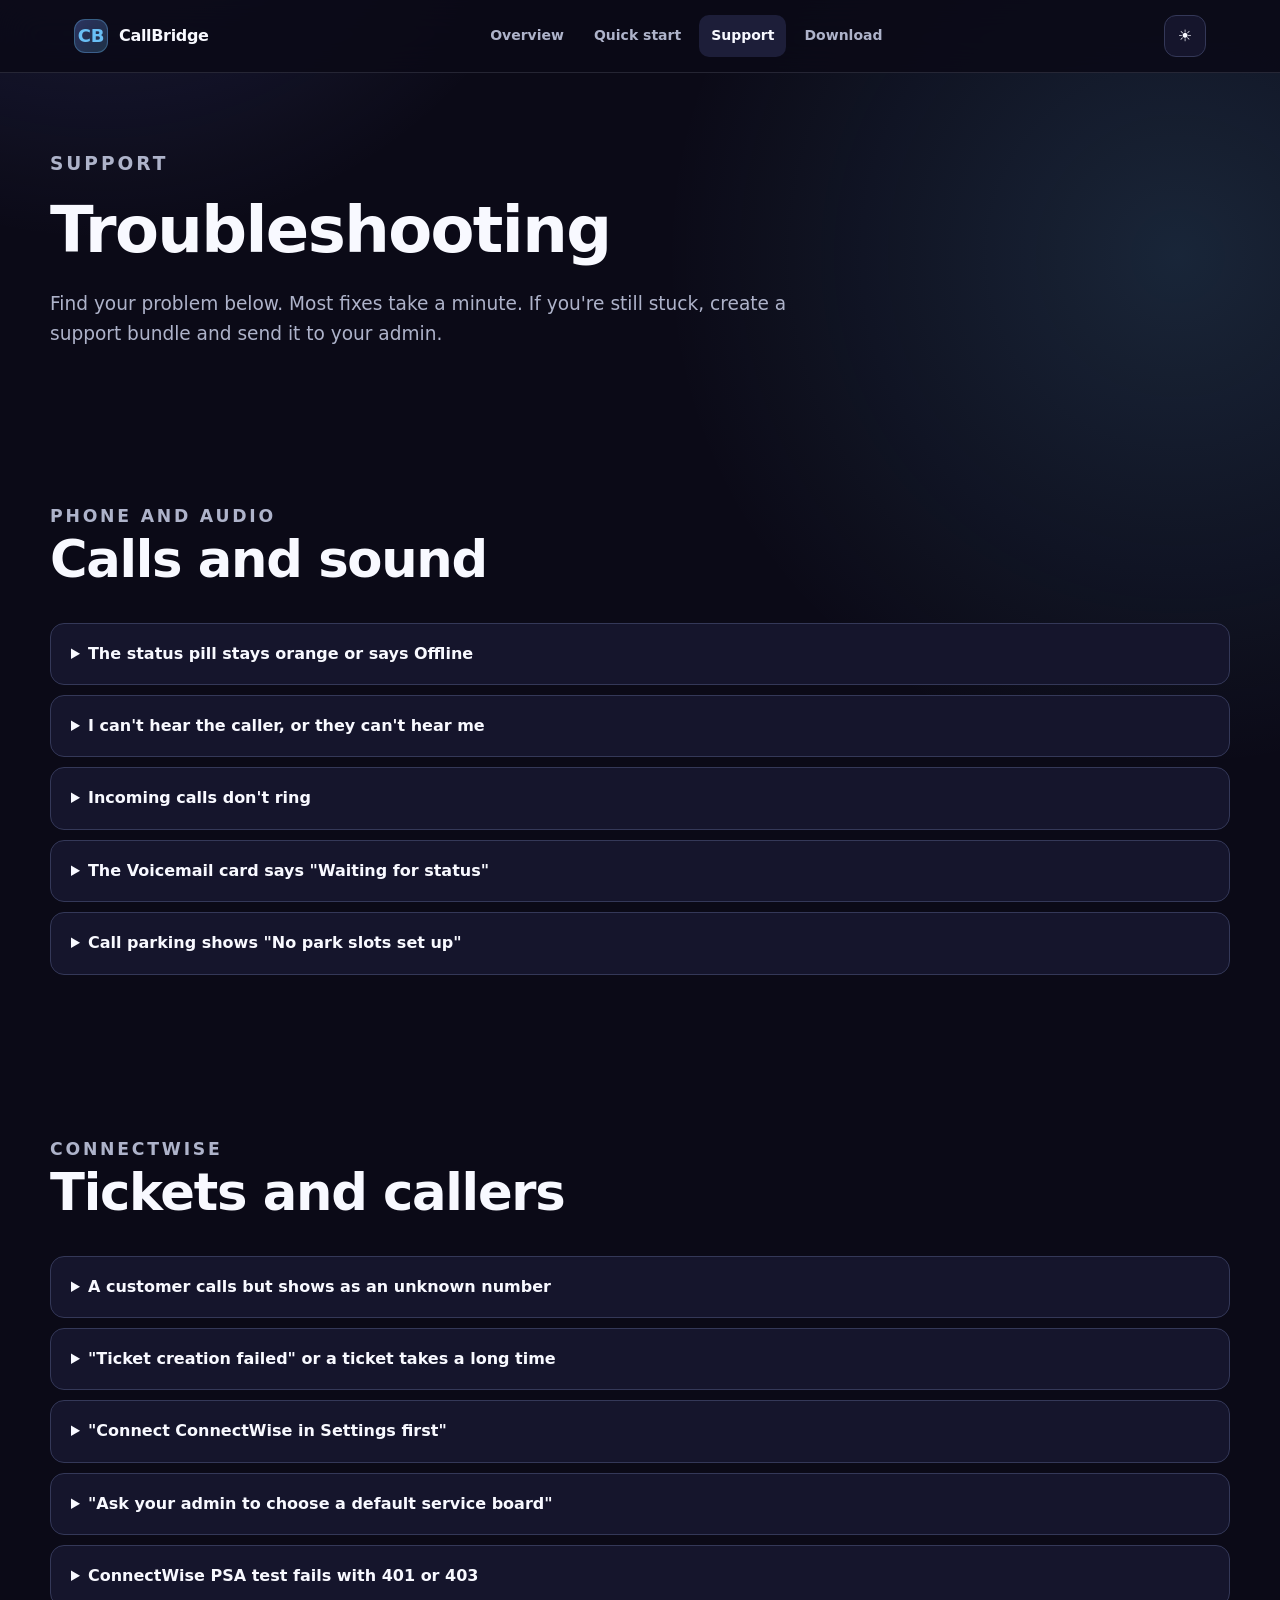
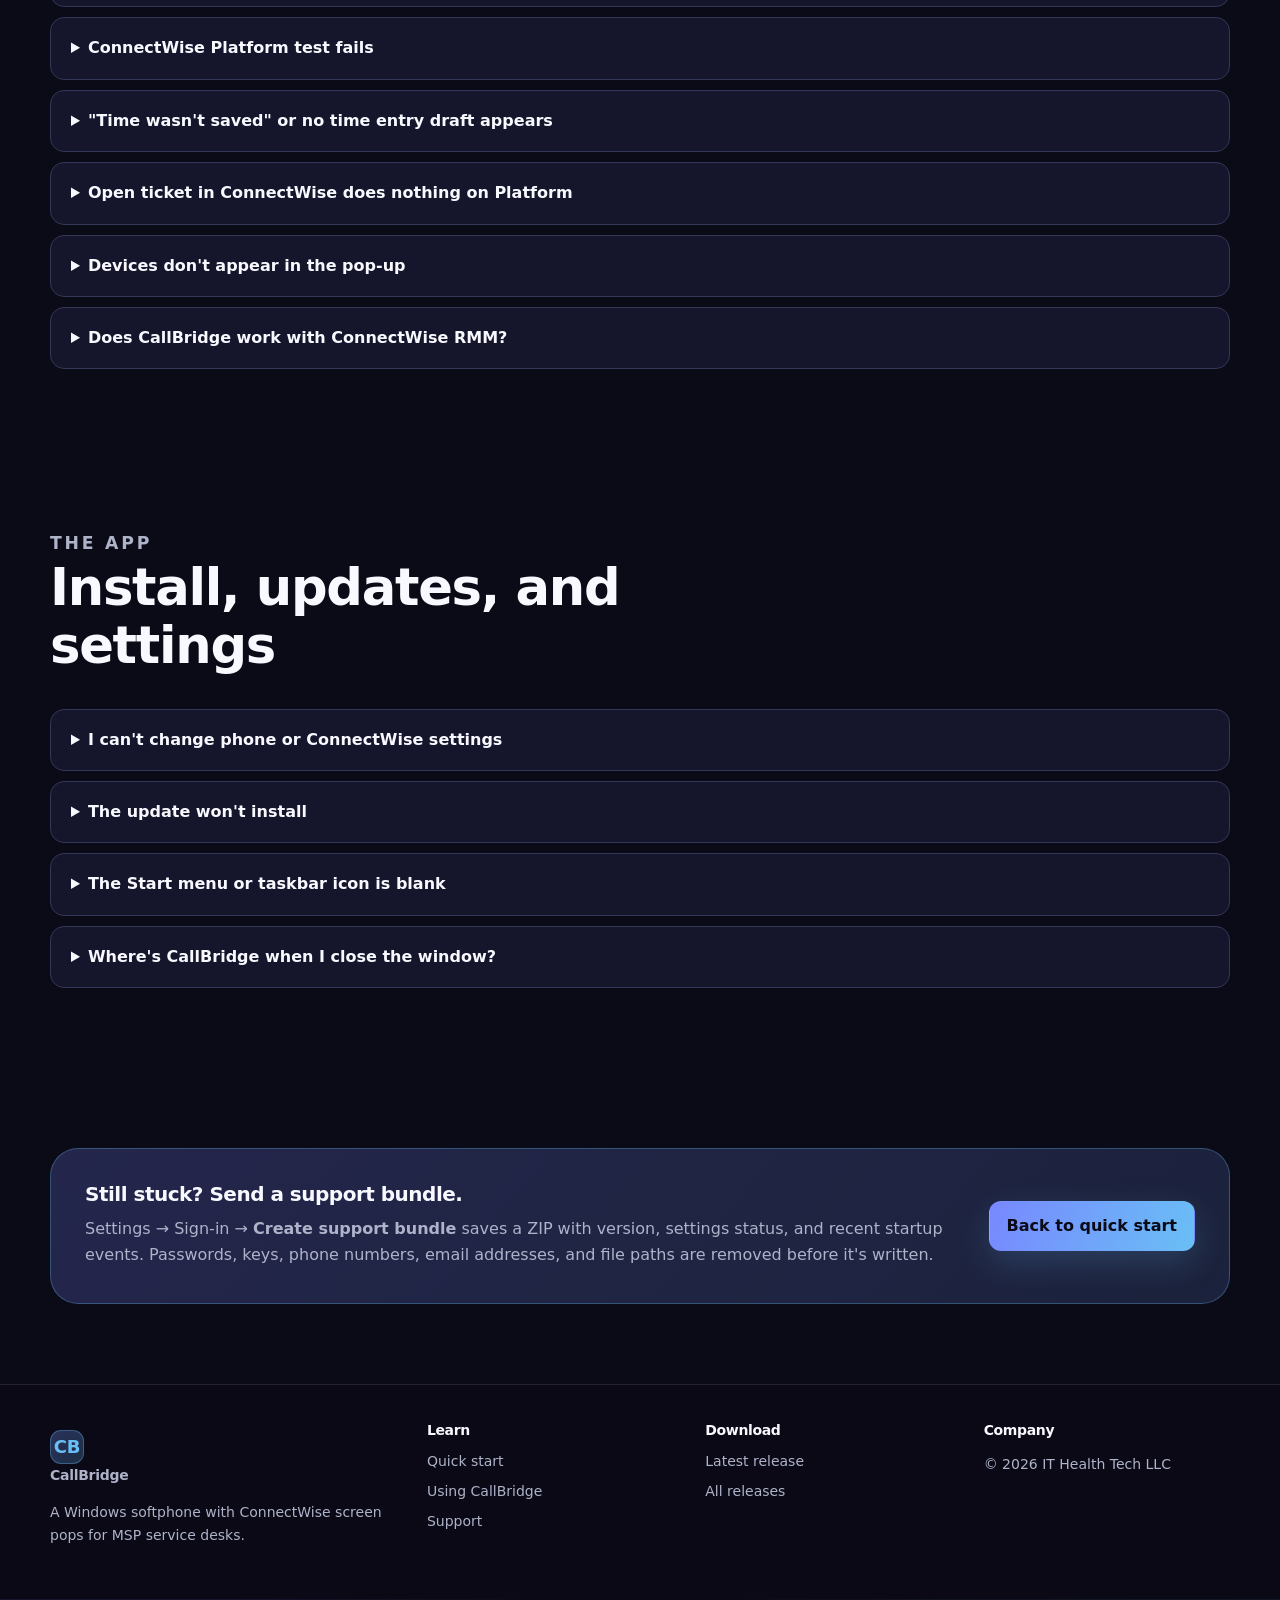
<file: pages/support.html>
<!doctype html>
<html lang="en">
<head>
  <meta charset="utf-8">
  <meta name="viewport" content="width=device-width, initial-scale=1">
  <meta name="description" content="Fix common CallBridge problems: the phone won't register, no audio, callers aren't recognized, ConnectWise errors, voicemail and parking status, and updates.">
  <meta name="theme-color" content="#0b0a17">
  <meta http-equiv="Content-Security-Policy" content="default-src 'self'; img-src 'self' data:; style-src 'self'; script-src 'self'; connect-src 'none'; object-src 'none'; base-uri 'self'; form-action 'none'">
  <title>Troubleshooting &middot; CallBridge</title>
  <link rel="icon" href="images/callbridge-mark.png">
  <link rel="stylesheet" href="assets/site.css">
  <script src="assets/site.js" defer></script>
</head>
<body>
  <a class="skip-link" href="#main">Skip to content</a>
  <header class="site-header">
    <div class="nav-shell">
      <a class="brand" href="index.html" aria-label="CallBridge documentation home">
        <span class="brand-mark" aria-hidden="true">CB</span>
        <span>CallBridge</span>
      </a>
      <nav class="site-nav" data-site-nav aria-label="Primary navigation">
        <a href="index.html">Overview</a>
        <a href="guide.html">Quick start</a>
        <a href="support.html" aria-current="page">Support</a>
        <a href="https://github.com/ithealthtech/CallBridge-Releases/releases/latest">Download</a>
      </nav>
      <div class="nav-actions">
        <button class="icon-button" type="button" data-doc-theme-toggle aria-label="Use light documentation theme">&#9728;</button>
        <button class="menu-button" type="button" data-menu-toggle aria-label="Open navigation" aria-expanded="false">&#9776;</button>
      </div>
    </div>
  </header>

  <main id="main">
    <section class="page-hero">
      <div class="container">
        <p class="eyebrow">Support</p>
        <h1>Troubleshooting</h1>
        <p class="hero-copy">Find your problem below. Most fixes take a minute. If you're still stuck, create a support bundle and send it to your admin.</p>
      </div>
    </section>

    <section class="section">
      <div class="container">
        <div class="section-heading">
          <p class="section-kicker">Phone and audio</p>
          <h2>Calls and sound</h2>
        </div>
        <div class="accordion">
          <details>
            <summary>The status pill stays orange or says Offline</summary><div>
            <ul>
              <li>Click <strong>Register</strong> in the top bar. CallBridge only connects after you do.</li>
              <li>Check the <strong>SIP server</strong>, <strong>username</strong>, and <strong>password</strong> in Settings &rarr; SIP. The password is the extension's SIP secret, not your voicemail PIN.</li>
              <li>Match the <strong>Transport</strong> to your provider. HivePBX extensions accept <strong>UDP</strong> only; choosing the <strong>Axion / HivePBX</strong> provider sets this for you.</li>
              <li>Make sure no other softphone or desk phone is fighting for the same extension on this network.</li>
            </ul>
          </div></details>

          <details>
            <summary>I can't hear the caller, or they can't hear me</summary><div>
            <ul>
              <li>Settings &rarr; <strong>Audio</strong>: confirm the headset is chosen for both <strong>Microphone</strong> and <strong>Speaker</strong>, then use <strong>Test microphone</strong> and <strong>Test speaker</strong>.</li>
              <li>If you plugged the headset in after opening CallBridge, click <strong>Refresh devices</strong>.</li>
              <li>Check that <strong>Mute</strong> isn't on during the call.</li>
              <li>Windows Settings &rarr; Privacy &amp; security &rarr; <strong>Microphone</strong>: allow desktop apps to use the microphone.</li>
            </ul>
          </div></details>

          <details>
            <summary>Incoming calls don't ring</summary><div>
            <ul>
              <li><strong>Update to v0.19.1 or later.</strong> Earlier versions didn't answer the phone system's reachability checks, so the phone system could stop sending calls for up to 5 minutes. This is the most common cause of calls that never rang or rang late.</li>
              <li>CallBridge must be running. Look for its icon in the system tray. Turn on <strong>Launch when I sign in to Windows</strong> in Settings &rarr; Sign-in.</li>
              <li>Settings &rarr; Audio &rarr; <strong>Ringtone plays on</strong>: choose a speaker you can hear, then <strong>Test ringtone</strong>.</li>
              <li>Windows Focus assist or Do not disturb can hide the notification. The incoming call window still appears.</li>
            </ul>
          </div></details>

          <details>
            <summary>The Voicemail card says "Waiting for status"</summary><div>
            <p>The phone must be registered first. Then check Settings &rarr; Phone account &rarr; <strong>Voicemail access code</strong> (HivePBX: <code>*97</code>). Some phone systems only send voicemail status after the first new message, so leave yourself a test voicemail.</p>
          </div></details>

          <details>
            <summary>Call parking shows "No park slots set up"</summary><div>
            <p>Settings &rarr; Phone account &rarr; <strong>Park slots</strong>: enter the slot numbers, such as <code>4389</code> or <code>701-705</code>. Put the code that parks a call in <strong>Park code</strong> instead, for example HivePBX's <code>4388</code>. Don't list the park code as a slot.</p>
          </div></details>
        </div>
      </div>
    </section>

    <section class="section">
      <div class="container">
        <div class="section-heading">
          <p class="section-kicker">ConnectWise</p>
          <h2>Tickets and callers</h2>
        </div>
        <div class="accordion">
          <details>
            <summary>A customer calls but shows as an unknown number</summary><div>
            <ul>
              <li>CallBridge checks its own directory first, then asks ConnectWise PSA directly and remembers the answer. It also syncs the directory automatically after startup and every 12 hours. To refresh now, use Settings &rarr; ConnectWise &rarr; <strong>Sync ConnectWise contacts</strong>.</li>
              <li>The contact needs a phone number in ConnectWise that matches the number they're calling from, such as their mobile.</li>
              <li>On <strong>ConnectWise Platform</strong>, only each company's main number and primary contact's number can match. Add other callers with <strong>Import CSV</strong> or <strong>Add contact</strong>, or use <strong>Platform, with PSA contact lookup</strong>.</li>
            </ul>
          </div></details>

          <details>
            <summary>"Ticket creation failed" or a ticket takes a long time</summary><div>
            <p>ConnectWise can take a minute or more to create a ticket while it runs board workflows and email notifications. CallBridge waits up to 2 minutes. If ConnectWise still doesn't answer, CallBridge checks whether the ticket was created anyway before reporting a problem.</p>
            <p><strong>Before trying again, look in ConnectWise</strong> for a new "Phone support" ticket on that company, so you don't create a duplicate. If creation is always slow, ask your admin to review the board's workflow rules.</p>
          </div></details>

          <details>
            <summary>"Connect ConnectWise in Settings first"</summary><div>
            <p>The chosen <strong>Ticketing connection</strong> isn't fully set up. For PSA, fill in every field on the PSA API member card and click <strong>Test PSA</strong>. For Platform, enter the client ID and secret and click <strong>Test Platform</strong>. Then save.</p>
          </div></details>

          <details>
            <summary>"Ask your admin to choose a default service board"</summary><div>
            <p>New tickets need somewhere to go. For PSA, enter the <strong>Default service board ID</strong>. For Platform, click <strong>Load boards and sources</strong>, pick a board and a source, and save.</p>
          </div></details>

          <details>
            <summary>ConnectWise PSA test fails with 401 or 403</summary><div>
            <ul>
              <li><strong>401</strong>: the Site URL, Company ID, public key, or private key is wrong. Private keys can't be viewed again; generate a new key pair if unsure.</li>
              <li><strong>403</strong>: the API member's security role is missing permissions. It needs to read companies, contacts, and service tickets, create tickets and notes, create time entries, and add and edit contacts (used to save callers' numbers).</li>
              <li>Make sure the <strong>Client ID</strong> is filled in. ConnectWise rejects requests without one.</li>
            </ul>
          </div></details>

          <details>
            <summary>ConnectWise Platform test fails</summary><div>
            <ul>
              <li><strong>401</strong>: check the client ID, secret, and that you picked the right <strong>region</strong>.</li>
              <li><strong>403</strong>: the API access is missing scopes. It needs Tickets Read, Create, and Update, and Companies Read.</li>
              <li><strong>423 Locked</strong>: too many sign-ins in a short time. Wait for the current token to expire (up to an hour) and try again.</li>
            </ul>
          </div></details>

          <details>
            <summary>"Time wasn't saved" or no time entry draft appears</summary><div>
            <ul>
              <li>A draft only appears after a connected call where a <strong>ticket was picked</strong>.</li>
              <li>PSA time entries need <strong>Your member ID</strong> in Settings &rarr; Sign-in, and it must match your ConnectWise username exactly.</li>
              <li>On Platform tickets there are no time entries. The minutes are saved as an internal note on the ticket instead.</li>
            </ul>
          </div></details>

          <details>
            <summary>Open ticket in ConnectWise does nothing on Platform</summary><div>
            <p>ConnectWise's Platform API doesn't provide ticket web links, so CallBridge shows the ticket number instead. Search for that number in ConnectWise.</p>
          </div></details>

          <details>
            <summary>Devices don't appear in the pop-up</summary><div>
            <ul>
              <li>Turn on <strong>Show the caller's devices in the call pop-up</strong> in Settings &rarr; ConnectWise &rarr; ConnectWise Platform, with the Platform client ID and secret filled in.</li>
              <li><em>"needs the Devices - Read permission"</em>: add <strong>Devices &ndash; Read</strong> to CallBridge's API access in ConnectWise &rarr; Integrations &rarr; API Access.</li>
              <li><em>"This company wasn't found in ConnectWise Platform"</em>: on PSA, companies are matched to Platform by their linked ID, then by exact name. Make sure the company name matches in both.</li>
              <li>Devices only show for recognized callers, since CallBridge needs to know the company.</li>
            </ul>
          </div></details>

          <details>
            <summary>Does CallBridge work with ConnectWise RMM?</summary><div>
            <p>Yes, through ConnectWise Platform: turn on <strong>Show the caller's devices</strong> to see the company's RMM devices, their online status, and who last signed in. RMM-created tickets also appear with the customer's other open tickets.</p>
          </div></details>
        </div>
      </div>
    </section>

    <section class="section">
      <div class="container">
        <div class="section-heading">
          <p class="section-kicker">The app</p>
          <h2>Install, updates, and settings</h2>
        </div>
        <div class="accordion">
          <details>
            <summary>I can't change phone or ConnectWise settings</summary><div>
            <p>Those tabs are locked with an admin PIN. Ask your admin, or click the locked tab and enter the PIN. After too many wrong PINs, CallBridge makes you wait before trying again.</p>
          </div></details>

          <details>
            <summary>The update won't install</summary><div>
            <ul>
              <li>Updates install for everyone on the computer, so Windows asks for <strong>admin approval</strong>. If you aren't an admin, ask your IT team to approve it or push the MSI.</li>
              <li>Updates wait until you're not on a call.</li>
              <li>"Didn't match its published checksum" means the download was damaged or tampered with. CallBridge refuses it; try again later.</li>
            </ul>
          </div></details>

          <details>
            <summary>The Start menu or taskbar icon is blank</summary><div>
            <p>Install v0.15.2 or later, which fixes the icon. If it's still blank, Windows is showing a cached icon: unpin and re-pin CallBridge, or sign out of Windows and back in.</p>
          </div></details>

          <details>
            <summary>Where's CallBridge when I close the window?</summary><div>
            <p>Still running in the system tray, so calls keep ringing. Click the tray icon to open it; right-click to quit.</p>
          </div></details>
        </div>
      </div>
    </section>

    <section class="section" id="bundle">
      <div class="container">
        <div class="cta-panel">
          <div>
            <h3>Still stuck? Send a support bundle.</h3>
            <p>Settings &rarr; Sign-in &rarr; <strong>Create support bundle</strong> saves a ZIP with version, settings status, and recent startup events. Passwords, keys, phone numbers, email addresses, and file paths are removed before it's written.</p>
          </div>
          <div class="button-row">
            <a class="button button-primary" href="guide.html">Back to quick start</a>
          </div>
        </div>
      </div>
    </section>
  </main>

  <footer class="site-footer">
    <div class="container footer-grid">
      <div>
        <a class="brand" href="index.html"><span class="brand-mark" aria-hidden="true">CB</span><span>CallBridge</span></a>
        <p class="footer-note">A Windows softphone with ConnectWise screen pops for MSP service desks.</p>
      </div>
      <div><h3>Learn</h3><a href="guide.html">Quick start</a><a href="guide.html#features">Using CallBridge</a><a href="support.html">Support</a></div>
      <div><h3>Download</h3><a href="https://github.com/ithealthtech/CallBridge-Releases/releases/latest">Latest release</a><a href="https://github.com/ithealthtech/CallBridge-Releases/releases">All releases</a></div>
      <div><h3>Company</h3><p class="footer-note">&copy; <span data-current-year></span> IT Health Tech LLC</p></div>
    </div>
  </footer>

  <div class="sr-only" aria-live="polite" data-live-region></div>
</body>
</html>
</file>
<file: pages/assets/site.css>
:root {
  color-scheme: dark;
  --ink: #0b0a17;
  --ink-soft: #111126;
  --surface: #15152c;
  --surface-raised: #1d1e39;
  --surface-soft: #25284a;
  --line: #343858;
  --text: #f8f9ff;
  --copy: #d9d9e5;
  --muted: #aeb3ca;
  --cyan: #69bff5;
  --cyan-strong: #36aeea;
  --violet: #7888ff;
  --green: #63dfa5;
  --amber: #ffc45c;
  --red: #ff7f8c;
  --shadow: 0 24px 70px rgba(0, 0, 0, 0.28);
  --radius-sm: 10px;
  --radius: 18px;
  --radius-lg: 28px;
  --max: 1180px;
  --nav-height: 72px;
  font-family: Inter, ui-sans-serif, system-ui, -apple-system, BlinkMacSystemFont, "Segoe UI", sans-serif;
}

* {
  box-sizing: border-box;
}

html {
  scroll-behavior: smooth;
  scroll-padding-top: calc(var(--nav-height) + 24px);
}

body {
  min-width: 320px;
  margin: 0;
  background:
    radial-gradient(circle at 8% -8%, rgba(120, 136, 255, 0.22), transparent 31rem),
    radial-gradient(circle at 92% 8%, rgba(105, 191, 245, 0.15), transparent 32rem),
    var(--ink);
  color: var(--copy);
  font-size: 16px;
  line-height: 1.65;
}

body[data-doc-theme="light"] {
  color-scheme: light;
  --ink: #eef1f8;
  --ink-soft: #f8f9fc;
  --surface: #ffffff;
  --surface-raised: #f4f6fb;
  --surface-soft: #e8ecf6;
  --line: #d1d7e5;
  --text: #111329;
  --copy: #34384f;
  --muted: #6a7085;
  --shadow: 0 24px 70px rgba(26, 38, 68, 0.12);
}

button,
input,
select,
textarea {
  font: inherit;
}

a {
  color: var(--cyan);
  text-underline-offset: 3px;
}

a:hover {
  color: #9edaff;
}

button,
a {
  -webkit-tap-highlight-color: transparent;
}

:focus-visible {
  outline: 3px solid var(--cyan);
  outline-offset: 3px;
}

.skip-link {
  position: fixed;
  z-index: 1000;
  top: 10px;
  left: 10px;
  transform: translateY(-160%);
  padding: 10px 14px;
  border-radius: var(--radius-sm);
  background: var(--text);
  color: var(--ink);
  font-weight: 800;
}

.skip-link:focus {
  transform: translateY(0);
}

.site-header {
  position: sticky;
  z-index: 100;
  top: 0;
  border-bottom: 1px solid rgba(174, 179, 202, 0.16);
  background: color-mix(in srgb, var(--ink) 86%, transparent);
  backdrop-filter: blur(18px);
}

.nav-shell {
  display: flex;
  min-height: var(--nav-height);
  max-width: var(--max);
  align-items: center;
  justify-content: space-between;
  gap: 24px;
  margin: 0 auto;
  padding: 0 24px;
}

.brand {
  display: inline-flex;
  align-items: center;
  gap: 11px;
  color: var(--text);
  font-weight: 850;
  letter-spacing: -0.02em;
  text-decoration: none;
}

.brand-mark {
  display: grid;
  width: 34px;
  height: 34px;
  place-items: center;
  border: 1px solid rgba(105, 191, 245, 0.35);
  border-radius: 11px;
  background: linear-gradient(135deg, rgba(120, 136, 255, 0.28), rgba(105, 191, 245, 0.18));
  box-shadow: inset 0 0 24px rgba(105, 191, 245, 0.08);
  color: var(--cyan);
  font-size: 18px;
}

.site-nav {
  display: flex;
  align-items: center;
  gap: 6px;
}

.site-nav a {
  padding: 9px 12px;
  border-radius: 10px;
  color: var(--muted);
  font-size: 14px;
  font-weight: 700;
  text-decoration: none;
}

.site-nav a:hover,
.site-nav a[aria-current="page"] {
  background: var(--surface-raised);
  color: var(--text);
}

.nav-actions {
  display: flex;
  align-items: center;
  gap: 8px;
}

.icon-button,
.menu-button {
  display: inline-grid;
  width: 42px;
  height: 42px;
  place-items: center;
  border: 1px solid var(--line);
  border-radius: 12px;
  background: var(--surface);
  color: var(--text);
  cursor: pointer;
}

.menu-button {
  display: none;
}

.container {
  width: min(calc(100% - 40px), var(--max));
  margin-inline: auto;
}

.hero {
  position: relative;
  overflow: hidden;
  padding: 94px 0 74px;
}

.hero::after {
  position: absolute;
  z-index: -1;
  width: 520px;
  height: 520px;
  border: 1px solid rgba(105, 191, 245, 0.13);
  border-radius: 50%;
  content: "";
  right: -180px;
  top: -180px;
  box-shadow:
    0 0 0 60px rgba(105, 191, 245, 0.025),
    0 0 0 120px rgba(120, 136, 255, 0.02);
}

.hero-grid {
  display: grid;
  grid-template-columns: minmax(0, 1.15fr) minmax(340px, 0.85fr);
  align-items: center;
  gap: 64px;
}

.eyebrow,
.section-kicker {
  margin: 0 0 14px;
  color: var(--cyan);
  font-size: 12px;
  font-weight: 900;
  letter-spacing: 0.16em;
  text-transform: uppercase;
}

h1,
h2,
h3,
h4 {
  margin-top: 0;
  color: var(--text);
  line-height: 1.14;
  letter-spacing: -0.025em;
}

h1 {
  max-width: 760px;
  margin-bottom: 22px;
  font-size: clamp(2.65rem, 6vw, 5rem);
}

h2 {
  margin-bottom: 18px;
  font-size: clamp(2rem, 4vw, 3.25rem);
}

h3 {
  margin-bottom: 10px;
  font-size: 1.25rem;
}

.hero-copy {
  max-width: 690px;
  margin: 0 0 28px;
  color: var(--muted);
  font-size: clamp(1.05rem, 2vw, 1.25rem);
}

.button-row {
  display: flex;
  flex-wrap: wrap;
  gap: 12px;
}

.button {
  display: inline-flex;
  min-height: 46px;
  align-items: center;
  justify-content: center;
  gap: 9px;
  padding: 11px 17px;
  border: 1px solid var(--line);
  border-radius: 12px;
  background: var(--surface);
  color: var(--text);
  font-weight: 800;
  text-decoration: none;
  cursor: pointer;
}

.button:hover {
  border-color: var(--cyan);
  color: var(--text);
}

.button-primary {
  border-color: transparent;
  background: linear-gradient(110deg, var(--violet), var(--cyan));
  color: #0b0a17;
  box-shadow: 0 12px 32px rgba(105, 191, 245, 0.18);
}

.button-danger {
  border-color: rgba(255, 127, 140, 0.4);
  color: var(--red);
}

.button-small {
  min-height: 38px;
  padding: 7px 11px;
  font-size: 13px;
}

.hero-panel,
.panel,
.card {
  border: 1px solid var(--line);
  background: linear-gradient(145deg, color-mix(in srgb, var(--surface) 93%, var(--violet)), var(--surface));
  box-shadow: var(--shadow);
}

.hero-panel {
  padding: 26px;
  border-radius: var(--radius-lg);
}

.release-line {
  display: flex;
  align-items: center;
  justify-content: space-between;
  gap: 20px;
  padding-bottom: 18px;
  border-bottom: 1px solid var(--line);
}

.release-line strong {
  color: var(--text);
  font-size: 22px;
}

.status-dot {
  display: inline-block;
  width: 9px;
  height: 9px;
  margin-right: 7px;
  border-radius: 50%;
  background: var(--green);
  box-shadow: 0 0 0 5px rgba(99, 223, 165, 0.12);
}

.meta-list {
  display: grid;
  gap: 0;
  margin: 14px 0 0;
}

.meta-row {
  display: flex;
  align-items: baseline;
  justify-content: space-between;
  gap: 16px;
  padding: 10px 0;
}

.meta-row dt {
  color: var(--muted);
}

.meta-row dd {
  margin: 0;
  color: var(--text);
  font-weight: 750;
  text-align: right;
}

.mono,
code,
pre {
  font-family: "SFMono-Regular", Consolas, "Liberation Mono", monospace;
}

.section {
  padding: 80px 0;
}

.section-compact {
  padding: 50px 0;
}

.section-heading {
  max-width: 760px;
  margin-bottom: 34px;
}

.section-heading p {
  margin-bottom: 0;
  color: var(--muted);
  font-size: 1.08rem;
}

.grid-2,
.grid-3,
.grid-4 {
  display: grid;
  gap: 18px;
}

.grid-2 {
  grid-template-columns: repeat(2, minmax(0, 1fr));
}

.grid-3 {
  grid-template-columns: repeat(3, minmax(0, 1fr));
}

.grid-4 {
  grid-template-columns: repeat(4, minmax(0, 1fr));
}

.card {
  padding: 24px;
  border-radius: var(--radius);
  box-shadow: none;
}

.card p:last-child,
.card ul:last-child {
  margin-bottom: 0;
}

.card-icon {
  display: grid;
  width: 42px;
  height: 42px;
  place-items: center;
  margin-bottom: 18px;
  border-radius: 12px;
  background: rgba(105, 191, 245, 0.1);
  color: var(--cyan);
  font-weight: 900;
}

.card p,
.card li {
  color: var(--muted);
}

.badge,
.pill {
  display: inline-flex;
  align-items: center;
  gap: 6px;
  padding: 5px 9px;
  border: 1px solid var(--line);
  border-radius: 999px;
  background: var(--surface-raised);
  color: var(--copy);
  font-size: 12px;
  font-weight: 800;
}

.badge-success {
  border-color: rgba(99, 223, 165, 0.35);
  background: rgba(99, 223, 165, 0.1);
  color: var(--green);
}

.badge-warning {
  border-color: rgba(255, 196, 92, 0.35);
  background: rgba(255, 196, 92, 0.1);
  color: var(--amber);
}

.badge-danger {
  border-color: rgba(255, 127, 140, 0.35);
  background: rgba(255, 127, 140, 0.1);
  color: var(--red);
}

.step-list {
  display: grid;
  gap: 16px;
  margin: 0;
  padding: 0;
  list-style: none;
  counter-reset: steps;
}

.step-list > li {
  position: relative;
  min-height: 64px;
  padding: 6px 0 6px 76px;
  counter-increment: steps;
}

.step-list > li::before {
  position: absolute;
  top: 0;
  left: 0;
  display: grid;
  width: 52px;
  height: 52px;
  place-items: center;
  border: 1px solid var(--line);
  border-radius: 16px;
  background: var(--surface);
  color: var(--cyan);
  content: counter(steps, decimal-leading-zero);
  font-family: "SFMono-Regular", Consolas, monospace;
  font-weight: 900;
}

.step-list strong {
  display: block;
  color: var(--text);
  font-size: 1.04rem;
}

.code-block {
  position: relative;
  overflow: auto;
  margin: 18px 0;
  border: 1px solid var(--line);
  border-radius: 14px;
  background: #080813;
  color: #d9e7ff;
}

.code-block pre {
  margin: 0;
  padding: 20px 58px 20px 20px;
  font-size: 14px;
  line-height: 1.65;
  white-space: pre-wrap;
  overflow-wrap: anywhere;
}

.copy-button {
  position: absolute;
  top: 10px;
  right: 10px;
  padding: 6px 9px;
  border: 1px solid #343858;
  border-radius: 8px;
  background: #15152c;
  color: #d9d9e5;
  font-size: 12px;
  font-weight: 800;
  cursor: pointer;
}

.notice {
  display: grid;
  grid-template-columns: auto 1fr;
  gap: 13px;
  margin: 22px 0;
  padding: 18px;
  border: 1px solid rgba(105, 191, 245, 0.32);
  border-radius: 14px;
  background: rgba(105, 191, 245, 0.07);
}

.notice-warning {
  border-color: rgba(255, 196, 92, 0.35);
  background: rgba(255, 196, 92, 0.07);
}

.notice-danger {
  border-color: rgba(255, 127, 140, 0.35);
  background: rgba(255, 127, 140, 0.07);
}

.notice strong {
  color: var(--text);
}

.notice p {
  margin: 0;
}

.page-hero {
  padding: 76px 0 44px;
}

.page-hero h1 {
  max-width: 900px;
  font-size: clamp(2.45rem, 5vw, 4.25rem);
}

.page-hero p {
  max-width: 760px;
  color: var(--muted);
  font-size: 1.16rem;
}

.docs-layout {
  display: grid;
  grid-template-columns: 255px minmax(0, 1fr);
  align-items: start;
  gap: 42px;
  padding-bottom: 90px;
}

.toc {
  position: sticky;
  top: calc(var(--nav-height) + 22px);
  max-height: calc(100vh - var(--nav-height) - 42px);
  overflow: auto;
  padding: 16px;
  border: 1px solid var(--line);
  border-radius: 16px;
  background: var(--surface);
}

.toc strong {
  display: block;
  margin: 4px 8px 10px;
  color: var(--text);
  font-size: 13px;
  text-transform: uppercase;
  letter-spacing: 0.08em;
}

.toc a {
  display: block;
  padding: 7px 8px;
  border-radius: 8px;
  color: var(--muted);
  font-size: 14px;
  font-weight: 650;
  text-decoration: none;
}

.toc a:hover {
  background: var(--surface-raised);
  color: var(--text);
}

.docs-content {
  min-width: 0;
}

.docs-content > section {
  padding: 12px 0 54px;
  border-bottom: 1px solid rgba(174, 179, 202, 0.14);
}

.docs-content > section:last-child {
  border-bottom: 0;
}

.docs-content h2 {
  font-size: clamp(1.8rem, 3vw, 2.6rem);
}

.docs-content h3 {
  margin-top: 30px;
}

.table-wrap {
  overflow-x: auto;
  margin: 20px 0;
  border: 1px solid var(--line);
  border-radius: 14px;
}

table {
  width: 100%;
  border-collapse: collapse;
  background: var(--surface);
}

th,
td {
  padding: 13px 15px;
  border-bottom: 1px solid var(--line);
  text-align: left;
  vertical-align: top;
}

th {
  color: var(--text);
  font-size: 12px;
  letter-spacing: 0.06em;
  text-transform: uppercase;
}

td {
  color: var(--copy);
}

tr:last-child td {
  border-bottom: 0;
}

.field-grid {
  display: grid;
  grid-template-columns: repeat(2, minmax(0, 1fr));
  gap: 15px;
}

.field {
  display: grid;
  gap: 7px;
}

.field label,
.field-label {
  color: var(--copy);
  font-size: 14px;
  font-weight: 750;
}

.field input,
.field select,
.field textarea,
.search-input {
  width: 100%;
  min-height: 46px;
  padding: 10px 12px;
  border: 1px solid var(--line);
  border-radius: 11px;
  background: var(--ink-soft);
  color: var(--text);
}

.field textarea {
  min-height: 120px;
  resize: vertical;
}

.command-builder {
  padding: 24px;
  border: 1px solid var(--line);
  border-radius: 20px;
  background: var(--surface);
}

.segmented {
  display: inline-flex;
  flex-wrap: wrap;
  gap: 6px;
  padding: 5px;
  border: 1px solid var(--line);
  border-radius: 12px;
  background: var(--ink-soft);
}

.segmented button {
  min-height: 36px;
  padding: 7px 11px;
  border: 0;
  border-radius: 8px;
  background: transparent;
  color: var(--muted);
  font-weight: 750;
  cursor: pointer;
}

.segmented button[aria-pressed="true"] {
  background: var(--surface-soft);
  color: var(--text);
}

.filter-bar {
  display: flex;
  align-items: center;
  gap: 12px;
  margin: 18px 0 24px;
}

.filter-bar .search-input {
  flex: 1;
}

.accordion {
  display: grid;
  gap: 10px;
}

.accordion details {
  border: 1px solid var(--line);
  border-radius: 14px;
  background: var(--surface);
}

.accordion summary {
  padding: 17px 20px;
  color: var(--text);
  font-weight: 800;
  cursor: pointer;
}

.accordion details > div {
  padding: 0 20px 19px;
}

.accordion details p:last-child,
.accordion details ul:last-child {
  margin-bottom: 0;
}

.empty-state {
  display: none;
  padding: 28px;
  border: 1px dashed var(--line);
  border-radius: 14px;
  color: var(--muted);
  text-align: center;
}

.cta-panel {
  display: grid;
  grid-template-columns: 1fr auto;
  align-items: center;
  gap: 30px;
  padding: 34px;
  border: 1px solid rgba(105, 191, 245, 0.3);
  border-radius: var(--radius-lg);
  background:
    linear-gradient(130deg, rgba(120, 136, 255, 0.15), rgba(105, 191, 245, 0.08)),
    var(--surface);
}

.cta-panel h2 {
  margin-bottom: 8px;
  font-size: clamp(1.7rem, 3vw, 2.4rem);
}

.cta-panel p {
  margin: 0;
  color: var(--muted);
}

.site-footer {
  padding: 38px 0;
  border-top: 1px solid rgba(174, 179, 202, 0.15);
  background: rgba(0, 0, 0, 0.08);
}

.footer-grid {
  display: grid;
  grid-template-columns: 1.4fr repeat(3, 1fr);
  gap: 32px;
}

.footer-grid h3 {
  margin-bottom: 11px;
  font-size: 14px;
}

.footer-grid a {
  display: block;
  margin: 7px 0;
  color: var(--muted);
  font-size: 14px;
  text-decoration: none;
}

.footer-grid a:hover {
  color: var(--text);
}

.footer-note {
  max-width: 390px;
  color: var(--muted);
  font-size: 14px;
}

.sr-only {
  position: absolute;
  width: 1px;
  height: 1px;
  overflow: hidden;
  clip: rect(0, 0, 0, 0);
  white-space: nowrap;
}

/* Demo shell */
.demo-disclosure {
  display: flex;
  align-items: center;
  justify-content: space-between;
  gap: 18px;
  margin: 20px 0;
  padding: 14px 17px;
  border: 1px solid rgba(255, 196, 92, 0.38);
  border-radius: 13px;
  background: rgba(255, 196, 92, 0.08);
  color: var(--copy);
}

.demo-toolbar {
  display: flex;
  flex-wrap: wrap;
  align-items: end;
  justify-content: space-between;
  gap: 16px;
  margin-bottom: 16px;
  padding: 16px;
  border: 1px solid var(--line);
  border-radius: 16px;
  background: var(--surface);
}

.demo-control-group {
  display: grid;
  gap: 7px;
}

.demo-control-group > span {
  color: var(--muted);
  font-size: 12px;
  font-weight: 800;
  letter-spacing: 0.06em;
  text-transform: uppercase;
}

.palette-row {
  display: flex;
  gap: 7px;
}

.palette-button {
  width: 34px;
  height: 34px;
  border: 2px solid transparent;
  border-radius: 50%;
  background: var(--swatch);
  box-shadow: inset 0 0 0 4px var(--surface);
  cursor: pointer;
}

.palette-button[aria-pressed="true"] {
  border-color: var(--text);
}

.palette-aurora { --swatch: linear-gradient(135deg, #7888ff, #69bff5); }
.palette-ocean { --swatch: linear-gradient(135deg, #2563eb, #38bdf8); }
.palette-emerald { --swatch: linear-gradient(135deg, #20b486, #5ee9b5); }
.palette-ember { --swatch: linear-gradient(135deg, #f36d75, #ffb45e); }
.palette-slate { --swatch: linear-gradient(135deg, #64748b, #a5b4fc); }

.demo-frame {
  --demo-accent: #69bff5;
  --demo-accent-2: #7888ff;
  --demo-shell: #121124;
  --demo-page: #f3f4fa;
  --demo-card: #ffffff;
  --demo-text: #121124;
  --demo-muted: #6f7288;
  --demo-border: #d7d9e7;
  overflow: hidden;
  min-height: 660px;
  border: 1px solid var(--line);
  border-radius: 22px;
  background: var(--demo-page);
  box-shadow: var(--shadow);
  color: var(--demo-text);
}

.demo-frame[data-mode="dark"] {
  --demo-page: #0b0a17;
  --demo-card: #15152c;
  --demo-text: #f8f9ff;
  --demo-muted: #aeb3ca;
  --demo-border: #343858;
}

.demo-topbar {
  display: flex;
  min-height: 62px;
  align-items: center;
  justify-content: space-between;
  gap: 20px;
  padding: 0 20px;
  background: var(--demo-shell);
  color: #ffffff;
}

.demo-brand {
  display: flex;
  align-items: center;
  gap: 10px;
  font-weight: 850;
}

.demo-brand-mark {
  display: grid;
  width: 30px;
  height: 30px;
  place-items: center;
  border-radius: 9px;
  background: linear-gradient(135deg, var(--demo-accent-2), var(--demo-accent));
  color: #0b0a17;
  font-weight: 950;
}

.demo-frame button,
.demo-frame input,
.demo-frame select,
.demo-frame textarea {
  color: inherit;
}

.demo-main {
  min-height: 598px;
}

.demo-view {
  display: none;
}

.demo-view.is-active {
  display: block;
}

.demo-client-hero {
  padding: 34px;
  background:
    radial-gradient(circle at 90% 0, color-mix(in srgb, var(--demo-accent) 24%, transparent), transparent 30rem),
    var(--demo-shell);
  color: #ffffff;
}

.demo-client-hero h2 {
  margin: 0 0 6px;
  color: #ffffff;
  font-size: 2rem;
}

.demo-client-hero p {
  margin: 0;
  color: #cfd3e5;
}

.demo-content {
  padding: 24px;
}

.demo-stats {
  display: grid;
  grid-template-columns: repeat(4, minmax(0, 1fr));
  gap: 14px;
  margin-bottom: 18px;
}

.demo-stat,
.demo-card {
  border: 1px solid var(--demo-border);
  border-radius: 12px;
  background: var(--demo-card);
}

.demo-stat {
  padding: 16px;
}

.demo-stat strong {
  display: block;
  margin-bottom: 2px;
  color: var(--demo-text);
  font-size: 1.65rem;
  line-height: 1;
}

.demo-stat span {
  color: var(--demo-muted);
  font-size: 12px;
  font-weight: 700;
}

.demo-card {
  overflow: hidden;
}

.demo-card-header {
  display: flex;
  min-height: 54px;
  align-items: center;
  justify-content: space-between;
  gap: 16px;
  padding: 12px 16px;
  border-bottom: 1px solid var(--demo-border);
}

.demo-card-header h3 {
  margin: 0;
  color: var(--demo-text);
  font-size: 1rem;
}

.demo-action {
  min-height: 38px;
  padding: 8px 12px;
  border: 0;
  border-radius: 9px;
  background: linear-gradient(110deg, var(--demo-accent-2), var(--demo-accent));
  color: #0b0a17 !important;
  font-weight: 850;
  cursor: pointer;
}

.demo-secondary {
  border: 1px solid var(--demo-border);
  background: var(--demo-card);
  color: var(--demo-text) !important;
}

.demo-table {
  width: 100%;
  border-collapse: collapse;
  background: var(--demo-card);
}

.demo-card .table-wrap {
  margin: 0;
  border: 0;
  border-radius: 0;
  background: var(--demo-card);
}

.demo-table th,
.demo-table td {
  padding: 11px 14px;
  border-bottom: 1px solid var(--demo-border);
  color: var(--demo-text);
}

.demo-table th {
  color: var(--demo-muted);
  font-size: 11px;
}

.demo-table tr:last-child td {
  border-bottom: 0;
}

.demo-status {
  display: inline-flex;
  padding: 4px 8px;
  border-radius: 999px;
  background: color-mix(in srgb, var(--demo-accent) 18%, transparent);
  color: var(--demo-text);
  font-size: 11px;
  font-weight: 850;
}

.demo-topbar .demo-status {
  color: #ffffff;
}

.demo-technician {
  display: grid;
  grid-template-columns: 190px minmax(0, 1fr);
  min-height: 598px;
}

.demo-sidebar {
  padding: 18px 12px;
  background: var(--demo-shell);
  color: #cfd3e5;
}

.demo-sidebar-label {
  margin: 16px 8px 7px;
  color: #858aa6;
  font-size: 10px;
  font-weight: 900;
  letter-spacing: 0.1em;
  text-transform: uppercase;
}

.demo-sidebar button {
  display: flex;
  width: 100%;
  align-items: center;
  gap: 9px;
  padding: 10px;
  border: 0;
  border-radius: 9px;
  background: transparent;
  color: #cfd3e5;
  text-align: left;
  cursor: pointer;
}

.demo-sidebar button.is-active {
  background: linear-gradient(110deg, var(--demo-accent-2), var(--demo-accent));
  color: #0b0a17;
  font-weight: 850;
}

.demo-workspace {
  padding: 22px;
}

.demo-workspace h2 {
  margin-bottom: 4px;
  color: var(--demo-text);
  font-size: 1.8rem;
}

.demo-workspace > p {
  margin-top: 0;
  color: var(--demo-muted);
}

.demo-filter-row {
  display: flex;
  gap: 10px;
  margin: 14px 0;
}

.demo-filter-row input,
.demo-filter-row select,
.demo-form input,
.demo-form select,
.demo-form textarea {
  min-height: 40px;
  padding: 8px 10px;
  border: 1px solid var(--demo-border);
  border-radius: 8px;
  background: var(--demo-card);
  color: var(--demo-text);
}

.demo-filter-row input {
  flex: 1;
}

.demo-studio {
  display: grid;
  grid-template-columns: minmax(250px, 0.38fr) minmax(0, 0.62fr);
  min-height: 598px;
}

.demo-studio-controls {
  padding: 20px;
  border-right: 1px solid var(--demo-border);
  background: var(--demo-card);
}

.demo-studio-controls h2 {
  color: var(--demo-text);
  font-size: 1.55rem;
}

.demo-studio-controls p {
  color: var(--demo-muted);
  font-size: 13px;
}

.demo-studio-preview {
  display: grid;
  place-items: center;
  padding: 24px;
  background: var(--demo-page);
}

.demo-preview-card {
  width: min(100%, 440px);
  padding: 26px;
  border: 1px solid var(--demo-border);
  border-radius: var(--demo-radius, 16px);
  background: var(--demo-card);
  box-shadow: 0 20px 45px rgba(0, 0, 0, 0.15);
}

.demo-preview-card h3 {
  color: var(--demo-text);
  font-size: 1.7rem;
}

.demo-preview-card p {
  color: var(--demo-muted);
}

.demo-form {
  display: grid;
  gap: 12px;
}

.demo-form label {
  display: grid;
  gap: 5px;
  color: var(--demo-text);
  font-size: 12px;
  font-weight: 750;
}

.demo-modal {
  width: min(520px, calc(100% - 32px));
  padding: 0;
  border: 1px solid var(--line);
  border-radius: 18px;
  background: var(--surface);
  color: var(--copy);
  box-shadow: var(--shadow);
}

.demo-modal::backdrop {
  background: rgba(3, 3, 12, 0.74);
  backdrop-filter: blur(5px);
}

.modal-header,
.modal-body,
.modal-footer {
  padding: 18px 20px;
}

.modal-header {
  display: flex;
  align-items: center;
  justify-content: space-between;
  border-bottom: 1px solid var(--line);
}

.modal-header h2 {
  margin: 0;
  font-size: 1.35rem;
}

.modal-footer {
  display: flex;
  justify-content: flex-end;
  gap: 10px;
  border-top: 1px solid var(--line);
}

.toast {
  position: fixed;
  z-index: 300;
  right: 22px;
  bottom: 22px;
  max-width: 380px;
  padding: 13px 16px;
  border: 1px solid rgba(99, 223, 165, 0.35);
  border-radius: 12px;
  background: #15152c;
  color: #f8f9ff;
  box-shadow: var(--shadow);
  transform: translateY(140%);
  transition: transform 180ms ease;
}

.toast.is-visible {
  transform: translateY(0);
}

@media (max-width: 980px) {
  .hero-grid,
  .docs-layout {
    grid-template-columns: 1fr;
  }

  .hero {
    padding-top: 70px;
  }

  .hero-panel {
    max-width: 620px;
  }

  .grid-4 {
    grid-template-columns: repeat(2, minmax(0, 1fr));
  }

  .toc {
    position: static;
    display: flex;
    max-height: none;
    flex-wrap: wrap;
    gap: 4px;
  }

  .toc strong {
    width: 100%;
  }

  .demo-studio {
    grid-template-columns: 1fr;
  }

  .demo-studio-controls {
    border-right: 0;
    border-bottom: 1px solid var(--demo-border);
  }
}

@media (max-width: 760px) {
  .menu-button {
    display: inline-grid;
  }

  .site-nav {
    position: absolute;
    top: calc(100% + 1px);
    right: 18px;
    left: 18px;
    display: none;
    padding: 10px;
    border: 1px solid var(--line);
    border-radius: 14px;
    background: var(--surface);
    box-shadow: var(--shadow);
  }

  .site-nav.is-open {
    display: grid;
  }

  .site-nav a {
    padding: 11px 12px;
  }

  .grid-2,
  .grid-3,
  .field-grid,
  .footer-grid,
  .cta-panel {
    grid-template-columns: 1fr;
  }

  .cta-panel {
    justify-items: start;
  }

  .demo-stats {
    grid-template-columns: repeat(2, minmax(0, 1fr));
  }

  .demo-technician {
    grid-template-columns: 1fr;
  }

  .demo-sidebar {
    display: flex;
    gap: 6px;
    overflow-x: auto;
  }

  .demo-sidebar-label {
    display: none;
  }

  .demo-sidebar button {
    width: auto;
    min-width: max-content;
  }

  .demo-table th:nth-child(3),
  .demo-table td:nth-child(3) {
    display: none;
  }
}

@media (max-width: 520px) {
  .container {
    width: min(calc(100% - 28px), var(--max));
  }

  .nav-shell {
    padding: 0 14px;
  }

  .brand span:last-child {
    display: none;
  }

  .hero,
  .section {
    padding: 58px 0;
  }

  h1 {
    font-size: 2.55rem;
  }

  .grid-4,
  .demo-stats {
    grid-template-columns: 1fr;
  }

  .hero-panel,
  .card,
  .command-builder {
    padding: 19px;
  }

  .filter-bar,
  .demo-filter-row,
  .demo-disclosure {
    align-items: stretch;
    flex-direction: column;
  }

  .demo-frame {
    border-radius: 14px;
  }

  .demo-content,
  .demo-workspace {
    padding: 14px;
  }

  .demo-table th:nth-child(4),
  .demo-table td:nth-child(4) {
    display: none;
  }
}

@media (prefers-reduced-motion: reduce) {
  *,
  *::before,
  *::after {
    scroll-behavior: auto !important;
    transition-duration: 0.01ms !important;
    animation-duration: 0.01ms !important;
    animation-iteration-count: 1 !important;
  }
}

@media print {
  .site-header,
  .site-footer,
  .button-row,
  .toc,
  .copy-button,
  .demo-toolbar {
    display: none !important;
  }

  body {
    background: #ffffff;
    color: #111111;
  }

  .docs-layout {
    display: block;
  }
}

/* Figures and screenshots ------------------------------------------------ */

figure.panel {
  margin: 0;
}

figure.panel img {
  display: block;
  width: 100%;
  height: auto;
  border: 1px solid var(--line);
  border-radius: var(--radius-sm);
  background: var(--surface-raised);
}

figure.panel figcaption {
  margin-top: 14px;
  color: var(--muted);
  font-size: 0.92rem;
  line-height: 1.6;
}

/* Class-based visibility, so no inline style is needed under a strict CSP ---- */

.empty-state.is-visible {
  display: block;
}

.copy-helper {
  position: fixed;
  opacity: 0;
  pointer-events: none;
}
</file>
